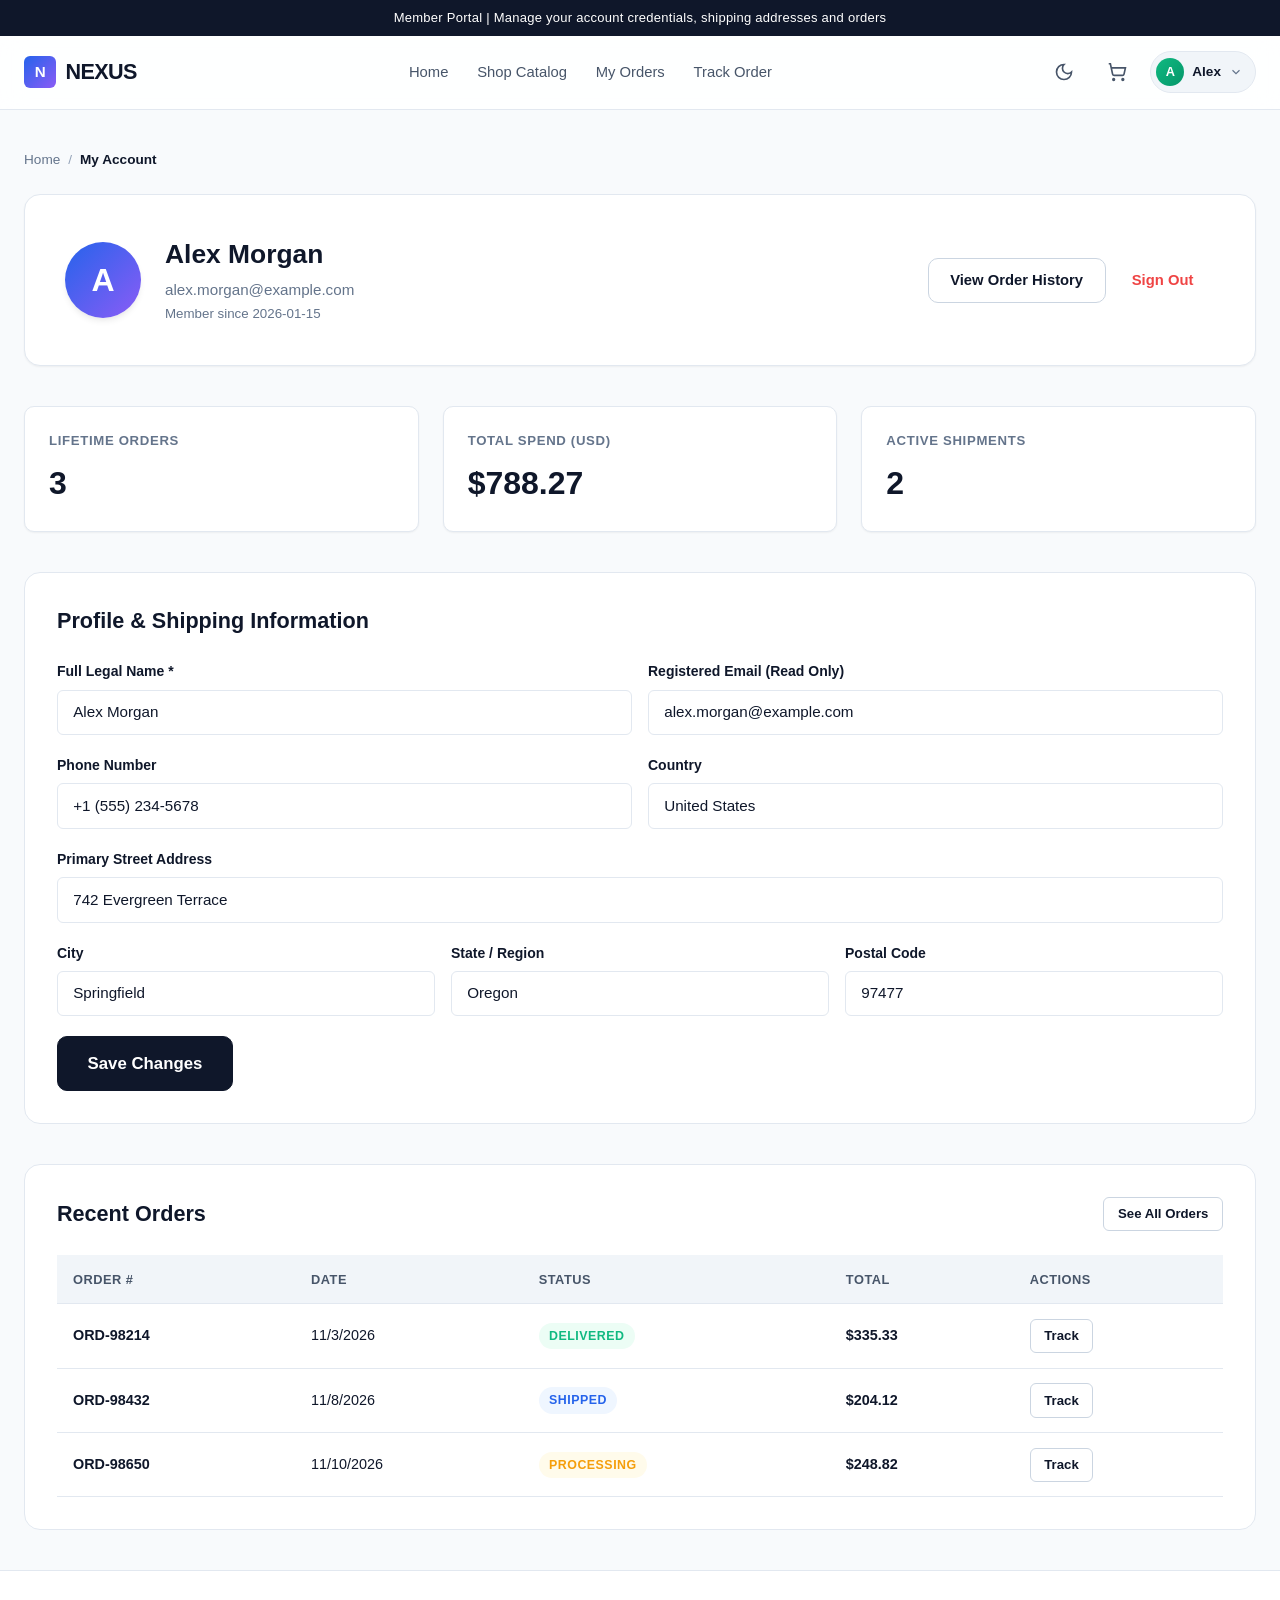
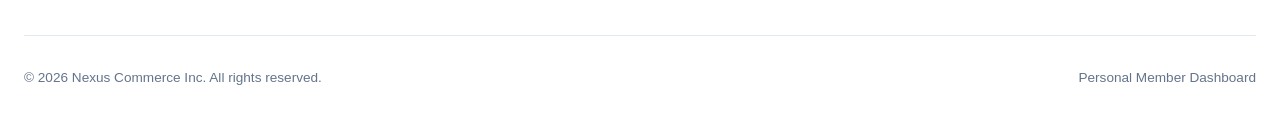
<file: account.html>
<!DOCTYPE html>
<html lang="en" data-theme="light">
<head>
  <meta charset="UTF-8">
  <meta name="viewport" content="width=device-width, initial-scale=1.0">
  <title>My Account | Nexus Luxe</title>
  <link rel="stylesheet" href="css/main.css">
  <link rel="stylesheet" href="css/account.css">
</head>
<body>

  <!-- Top Announcement Bar -->
  <div class="top-announcement-bar">
    Member Portal | Manage your account credentials, shipping addresses and orders
  </div>

  <!-- Header -->
  <header class="site-header">
    <div class="site-container header-inner">
      <a href="index.html" class="brand-logo">
        <span class="logo-badge">N</span>
        <span>NEXUS</span>
      </a>

      <!-- Desktop Navigation -->
      <nav>
        <ul class="nav-links">
          <li><a href="index.html" class="nav-link">Home</a></li>
          <li><a href="products.html" class="nav-link">Shop Catalog</a></li>
          <li><a href="orders.html" class="nav-link">My Orders</a></li>
          <li><a href="order-tracking.html" class="nav-link">Track Order</a></li>
        </ul>
      </nav>

      <!-- Action Buttons -->
      <div class="header-actions">
        <button class="action-btn theme-toggle-btn" title="Toggle theme" aria-label="Toggle theme">
          <svg class="theme-icon-moon" width="20" height="20" viewBox="0 0 24 24" fill="none" stroke="currentColor" stroke-width="2"><path d="M12 3a6 6 0 0 0 9 9 9 9 0 1 1-9-9Z"/></svg>
          <svg class="theme-icon-sun" width="20" height="20" viewBox="0 0 24 24" fill="none" stroke="currentColor" stroke-width="2" style="display:none;"><circle cx="12" cy="12" r="4"/><path d="M12 2v2M12 20v2M4.93 4.93l1.41 1.41M17.66 17.66l1.41 1.41M2 12h2M20 12h2M6.34 17.66l-1.41 1.41M19.07 4.93l-1.41 1.41"/></svg>
        </button>

        <a href="cart.html" class="action-btn cart-icon-btn" title="Shopping Cart" aria-label="Shopping Cart">
          <svg width="20" height="20" viewBox="0 0 24 24" fill="none" stroke="currentColor" stroke-width="2"><circle cx="8" cy="21" r="1"/><circle cx="19" cy="21" r="1"/><path d="M2.05 2.05h2l2.66 12.42a2 2 0 0 0 2 1.58h9.78a2 2 0 0 0 1.95-1.57l1.65-7.43H5.12"/></svg>
          <span class="cart-badge-count" style="display:none;">0</span>
        </a>

        <div class="header-user-slot"></div>
      </div>
    </div>
  </header>

  <!-- Main Content -->
  <main class="main-content">
    <div class="site-container">
      
      <!-- Breadcrumb -->
      <nav class="breadcrumb-nav">
        <a href="index.html">Home</a>
        <span class="breadcrumb-separator">/</span>
        <span class="breadcrumb-current">My Account</span>
      </nav>

      <!-- Account Hero Banner -->
      <div class="account-hero-banner">
        <div class="account-profile-summary">
          <div class="account-avatar-large" id="accountAvatarBadge">A</div>
          <div class="account-details-text">
            <h2 id="accountDisplayName">Client Name</h2>
            <p id="accountDisplayEmail">client@example.com</p>
            <small class="text-muted" id="accountMemberSince">Member since 2026</small>
          </div>
        </div>
        <div class="account-header-actions">
          <a href="orders.html" class="btn btn-outline">View Order History</a>
          <button class="btn btn-ghost text-danger" id="accSignOutBtn">Sign Out</button>
        </div>
      </div>

      <!-- Account Metrics Grid -->
      <div class="account-kpi-grid">
        <div class="kpi-card">
          <div class="kpi-label">Lifetime Orders</div>
          <div class="kpi-value" id="accTotalOrders">0</div>
        </div>
        <div class="kpi-card">
          <div class="kpi-label">Total Spend (USD)</div>
          <div class="kpi-value" id="accTotalSpent">$0.00</div>
        </div>
        <div class="kpi-card">
          <div class="kpi-label">Active Shipments</div>
          <div class="kpi-value" id="accActiveOrders">0</div>
        </div>
      </div>

      <!-- Profile & Address Settings Form -->
      <div class="card-section" style="background-color: var(--bg-secondary); border: 1px solid var(--border-color); border-radius: var(--radius-lg); padding: 2rem; margin-bottom: 2.5rem;">
        <h3 style="font-size: 1.35rem; font-weight: 800; margin-bottom: 1.5rem;">Profile & Shipping Information</h3>

        <form id="accountProfileForm">
          <div class="form-row">
            <div class="form-group">
              <label for="accFullName">Full Legal Name *</label>
              <input type="text" id="accFullName" class="form-control" required>
            </div>
            <div class="form-group">
              <label for="accEmail">Registered Email (Read Only)</label>
              <input type="email" id="accEmail" class="form-control" readonly disabled>
            </div>
          </div>

          <div class="form-row">
            <div class="form-group">
              <label for="accPhone">Phone Number</label>
              <input type="tel" id="accPhone" class="form-control">
            </div>
            <div class="form-group">
              <label for="accCountry">Country</label>
              <input type="text" id="accCountry" class="form-control" value="United States">
            </div>
          </div>

          <div class="form-group">
            <label for="accStreet">Primary Street Address</label>
            <input type="text" id="accStreet" class="form-control" placeholder="Street Address, Apt / Suite">
          </div>

          <div class="form-row">
            <div class="form-group">
              <label for="accCity">City</label>
              <input type="text" id="accCity" class="form-control">
            </div>
            <div class="form-group">
              <label for="accState">State / Region</label>
              <input type="text" id="accState" class="form-control">
            </div>
            <div class="form-group">
              <label for="accZip">Postal Code</label>
              <input type="text" id="accZip" class="form-control">
            </div>
          </div>

          <button type="submit" class="btn btn-primary btn-lg">
            Save Changes
          </button>
        </form>
      </div>

      <!-- Recent Orders Section -->
      <div class="card-section" style="background-color: var(--bg-secondary); border: 1px solid var(--border-color); border-radius: var(--radius-lg); padding: 2rem;">
        <div style="display: flex; align-items: center; justify-content: space-between; margin-bottom: 1.5rem;">
          <h3 style="font-size: 1.35rem; font-weight: 800;">Recent Orders</h3>
          <a href="orders.html" class="btn btn-outline btn-sm">See All Orders</a>
        </div>
        <div id="accRecentOrdersContainer">
          <!-- Rendered via JS -->
        </div>
      </div>

    </div>
  </main>

  <!-- Footer -->
  <footer class="site-footer">
    <div class="site-container">
      <div class="footer-bottom">
        <div>&copy; 2026 Nexus Commerce Inc. All rights reserved.</div>
        <div>Personal Member Dashboard</div>
      </div>
    </div>
  </footer>

  <!-- Scripts -->
  <script src="js/storage.js"></script>
  <script src="js/main.js"></script>
  <script src="js/auth.js"></script>
</body>
</html>
</file>
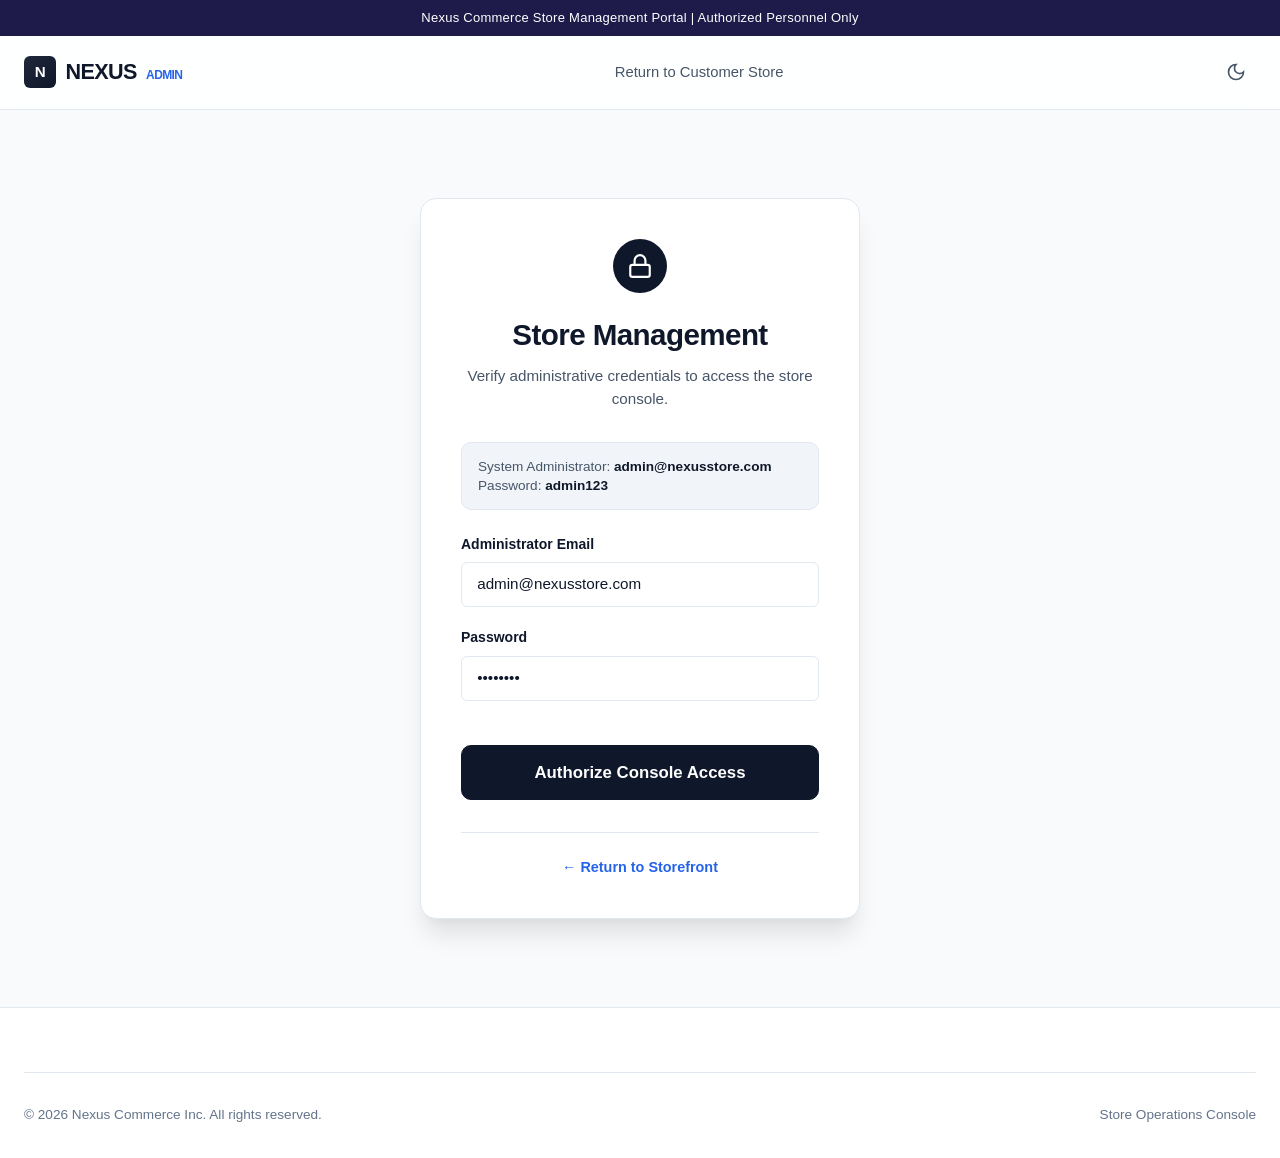
<file: admin-login.html>
<!DOCTYPE html>
<html lang="en" data-theme="light">
<head>
  <meta charset="UTF-8">
  <meta name="viewport" content="width=device-width, initial-scale=1.0">
  <title>Administrator Sign In | Nexus Luxe</title>
  <link rel="stylesheet" href="css/main.css">
  <link rel="stylesheet" href="css/auth.css">
</head>
<body>

  <!-- Top Announcement Bar -->
  <div class="top-announcement-bar" style="background-color: #1e1b4b;">
    Nexus Commerce Store Management Portal | Authorized Personnel Only
  </div>

  <!-- Header -->
  <header class="site-header">
    <div class="site-container header-inner">
      <a href="index.html" class="brand-logo">
        <span class="logo-badge" style="background: linear-gradient(135deg, #1e293b, #0f172a);">N</span>
        <span>NEXUS <small style="font-size: 0.75rem; color: var(--accent); font-weight: 700; margin-left: 0.25rem;">ADMIN</small></span>
      </a>

      <!-- Desktop Navigation -->
      <nav>
        <ul class="nav-links">
          <li><a href="index.html" class="nav-link">Return to Customer Store</a></li>
        </ul>
      </nav>

      <!-- Action Buttons -->
      <div class="header-actions">
        <button class="action-btn theme-toggle-btn" title="Toggle theme" aria-label="Toggle theme">
          <svg class="theme-icon-moon" width="20" height="20" viewBox="0 0 24 24" fill="none" stroke="currentColor" stroke-width="2"><path d="M12 3a6 6 0 0 0 9 9 9 9 0 1 1-9-9Z"/></svg>
          <svg class="theme-icon-sun" width="20" height="20" viewBox="0 0 24 24" fill="none" stroke="currentColor" stroke-width="2" style="display:none;"><circle cx="12" cy="12" r="4"/><path d="M12 2v2M12 20v2M4.93 4.93l1.41 1.41M17.66 17.66l1.41 1.41M2 12h2M20 12h2M6.34 17.66l-1.41 1.41M19.07 4.93l-1.41 1.41"/></svg>
        </button>
      </div>
    </div>
  </header>

  <!-- Main Content -->
  <main class="main-content">
    <div class="site-container">
      
      <div class="auth-wrapper" style="max-width: 440px;">
        <div class="auth-header">
          <div class="admin-lock-icon">
            <svg width="26" height="26" viewBox="0 0 24 24" fill="none" stroke="currentColor" stroke-width="2"><rect width="18" height="11" x="3" y="11" rx="2" ry="2"/><path d="M7 11V7a5 5 0 0 1 10 0v4"/></svg>
          </div>
          <h1 class="auth-title">Store Management</h1>
          <p class="auth-subtitle">Verify administrative credentials to access the store console.</p>
        </div>

        <div class="auth-card-hint">
          System Administrator: <strong>admin@nexusstore.com</strong><br>
          Password: <strong>admin123</strong>
        </div>

        <form id="adminLoginForm">
          <div class="form-group">
            <label for="adminEmail">Administrator Email</label>
            <input type="email" id="adminEmail" class="form-control" value="admin@nexusstore.com" required placeholder="admin@nexusstore.com">
          </div>

          <div class="form-group">
            <label for="adminPassword">Password</label>
            <input type="password" id="adminPassword" class="form-control" value="admin123" required placeholder="••••••••">
          </div>

          <button type="submit" class="btn btn-primary btn-block btn-lg" style="margin-top: 1.5rem;">
            Authorize Console Access
          </button>
        </form>

        <div class="auth-footer">
          <a href="index.html">&larr; Return to Storefront</a>
        </div>
      </div>

    </div>
  </main>

  <!-- Footer -->
  <footer class="site-footer">
    <div class="site-container">
      <div class="footer-bottom">
        <div>&copy; 2026 Nexus Commerce Inc. All rights reserved.</div>
        <div>Store Operations Console</div>
      </div>
    </div>
  </footer>

  <!-- Scripts -->
  <script src="js/storage.js"></script>
  <script src="js/main.js"></script>
  <script src="js/auth.js"></script>
</body>
</html>
</file>
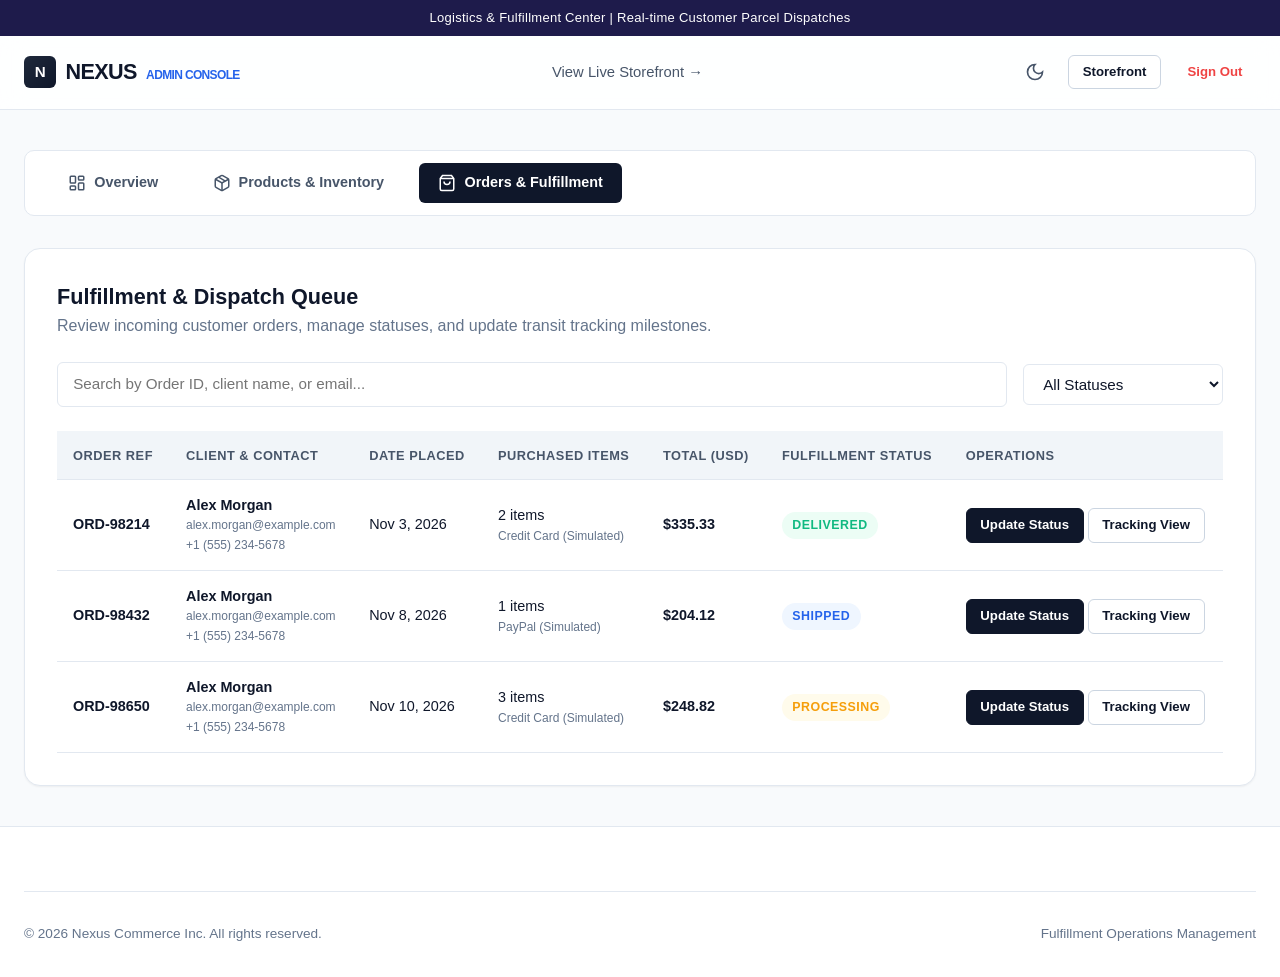
<file: admin-orders.html>
<!DOCTYPE html>
<html lang="en" data-theme="light">
<head>
  <meta charset="UTF-8">
  <meta name="viewport" content="width=device-width, initial-scale=1.0">
  <title>Order Fulfillment Management | Nexus Luxe Admin</title>
  <link rel="stylesheet" href="css/main.css">
  <link rel="stylesheet" href="css/admin.css">
</head>
<body>

  <!-- Top Announcement Bar -->
  <div class="top-announcement-bar" style="background-color: #1e1b4b;">
    Logistics & Fulfillment Center | Real-time Customer Parcel Dispatches
  </div>

  <!-- Header -->
  <header class="site-header">
    <div class="site-container header-inner">
      <a href="admin-dashboard.html" class="brand-logo">
        <span class="logo-badge" style="background: linear-gradient(135deg, #1e293b, #0f172a);">N</span>
        <span>NEXUS <small style="font-size: 0.75rem; color: var(--accent); font-weight: 700; margin-left: 0.25rem;">ADMIN CONSOLE</small></span>
      </a>

      <nav>
        <ul class="nav-links">
          <li><a href="index.html" class="nav-link" target="_blank">View Live Storefront &rarr;</a></li>
        </ul>
      </nav>

      <div class="header-actions">
        <button class="action-btn theme-toggle-btn" title="Toggle theme" aria-label="Toggle theme">
          <svg class="theme-icon-moon" width="20" height="20" viewBox="0 0 24 24" fill="none" stroke="currentColor" stroke-width="2"><path d="M12 3a6 6 0 0 0 9 9 9 9 0 1 1-9-9Z"/></svg>
          <svg class="theme-icon-sun" width="20" height="20" viewBox="0 0 24 24" fill="none" stroke="currentColor" stroke-width="2" style="display:none;"><circle cx="12" cy="12" r="4"/><path d="M12 2v2M12 20v2M4.93 4.93l1.41 1.41M17.66 17.66l1.41 1.41M2 12h2M20 12h2M6.34 17.66l-1.41 1.41M19.07 4.93l-1.41 1.41"/></svg>
        </button>

        <a href="index.html" class="btn btn-outline btn-sm">Storefront</a>
        <button class="btn btn-ghost btn-sm text-danger" onclick="Storage.logoutAdmin(); window.location.href='admin-login.html';">Sign Out</button>
      </div>
    </div>
  </header>

  <!-- Main Content -->
  <main class="main-content">
    <div class="site-container admin-layout-wrapper">
      
      <!-- Top Navigation Tabs -->
      <div class="admin-top-nav">
        <div class="admin-nav-tabs">
          <a href="admin-dashboard.html" class="admin-nav-tab">
            <svg width="18" height="18" viewBox="0 0 24 24" fill="none" stroke="currentColor" stroke-width="2"><rect width="7" height="9" x="3" y="3" rx="1"/><rect width="7" height="5" x="14" y="3" rx="1"/><rect width="7" height="9" x="14" y="12" rx="1"/><rect width="7" height="5" x="3" y="16" rx="1"/></svg>
            Overview
          </a>
          <a href="admin-products.html" class="admin-nav-tab">
            <svg width="18" height="18" viewBox="0 0 24 24" fill="none" stroke="currentColor" stroke-width="2"><path d="m7.5 4.27 9 5.15"/><path d="M21 8a2 2 0 0 0-1-1.73l-7-4a2 2 0 0 0-2 0l-7 4A2 2 0 0 0 3 8v8a2 2 0 0 0 1 1.73l7 4a2 2 0 0 0 2 0l7-4A2 2 0 0 0 21 16Z"/><path d="m3.3 7 8.7 5 8.7-5"/><path d="M12 22V12"/></svg>
            Products & Inventory
          </a>
          <a href="admin-orders.html" class="admin-nav-tab active">
            <svg width="18" height="18" viewBox="0 0 24 24" fill="none" stroke="currentColor" stroke-width="2"><path d="M6 2 3 6v14a2 2 0 0 0 2 2h14a2 2 0 0 0 2-2V6l-3-4Z"/><path d="M3 6h18"/><path d="M16 10a4 4 0 0 1-8 0"/></svg>
            Orders & Fulfillment
          </a>
        </div>
      </div>

      <!-- Main Orders Card -->
      <div class="admin-card-section">
        <div class="admin-section-header">
          <div>
            <h3>Fulfillment & Dispatch Queue</h3>
            <p class="text-muted">Review incoming customer orders, manage statuses, and update transit tracking milestones.</p>
          </div>
        </div>

        <!-- Filter & Search Toolbar -->
        <div class="admin-toolbar-row">
          <div class="admin-search-box">
            <input type="text" id="adminOrderSearch" class="form-control" placeholder="Search by Order ID, client name, or email...">
          </div>
          <div style="width: 200px;">
            <select id="adminOrderStatusFilter" class="form-control">
              <option value="all">All Statuses</option>
              <option value="Processing">Processing</option>
              <option value="Shipped">Shipped / In Transit</option>
              <option value="Delivered">Delivered</option>
              <option value="Cancelled">Cancelled</option>
            </select>
          </div>
        </div>

        <!-- Orders Table -->
        <div style="overflow-x: auto;">
          <table class="data-table">
            <thead>
              <tr>
                <th>Order Ref</th>
                <th>Client & Contact</th>
                <th>Date Placed</th>
                <th>Purchased Items</th>
                <th>Total (USD)</th>
                <th>Fulfillment Status</th>
                <th>Operations</th>
              </tr>
            </thead>
            <tbody id="adminOrdersTableBody">
              <!-- Rendered via JS -->
            </tbody>
          </table>
        </div>
      </div>

    </div>
  </main>

  <!-- Update Status Modal Dialog -->
  <div class="modal-overlay" id="orderStatusModal">
    <div class="modal-dialog">
      <div class="modal-header">
        <h3 style="font-size: 1.35rem; font-weight: 800;">Update Fulfillment Status</h3>
        <button class="modal-close" id="closeOrderModalBtn">&times;</button>
      </div>

      <form id="updateOrderStatusForm">
        <p id="orderModalRef" style="font-weight: 700; color: var(--accent); margin-bottom: 1.5rem;">Order Reference</p>

        <div class="form-group">
          <label for="orderNewStatusSelect">Set New Fulfillment Status *</label>
          <select id="orderNewStatusSelect" class="form-control" required>
            <option value="Processing">Processing (Packaging in warehouse)</option>
            <option value="Shipped">Shipped (Handed to regional carrier)</option>
            <option value="Delivered">Delivered (Successfully delivered to doorstep)</option>
            <option value="Cancelled">Cancelled (Order terminated)</option>
          </select>
        </div>

        <div class="form-group">
          <label for="orderStatusNote">Milestone Activity Note (Optional)</label>
          <textarea id="orderStatusNote" class="form-control" rows="3" placeholder="e.g. Scanned at regional sorting facility in Chicago, IL."></textarea>
          <small class="text-muted">This note will appear immediately in the customer's live tracking timeline.</small>
        </div>

        <div style="display: flex; justify-content: flex-end; gap: 1rem; margin-top: 1.5rem;">
          <button type="button" class="btn btn-outline" onclick="document.getElementById('orderStatusModal').classList.remove('open')">Cancel</button>
          <button type="submit" class="btn btn-primary">Save & Broadcast Status</button>
        </div>
      </form>
    </div>
  </div>

  <!-- Footer -->
  <footer class="site-footer">
    <div class="site-container">
      <div class="footer-bottom">
        <div>&copy; 2026 Nexus Commerce Inc. All rights reserved.</div>
        <div>Fulfillment Operations Management</div>
      </div>
    </div>
  </footer>

  <!-- Scripts -->
  <script src="js/storage.js"></script>
  <script src="js/main.js"></script>
  <script src="js/admin.js"></script>
</body>
</html>
</file>
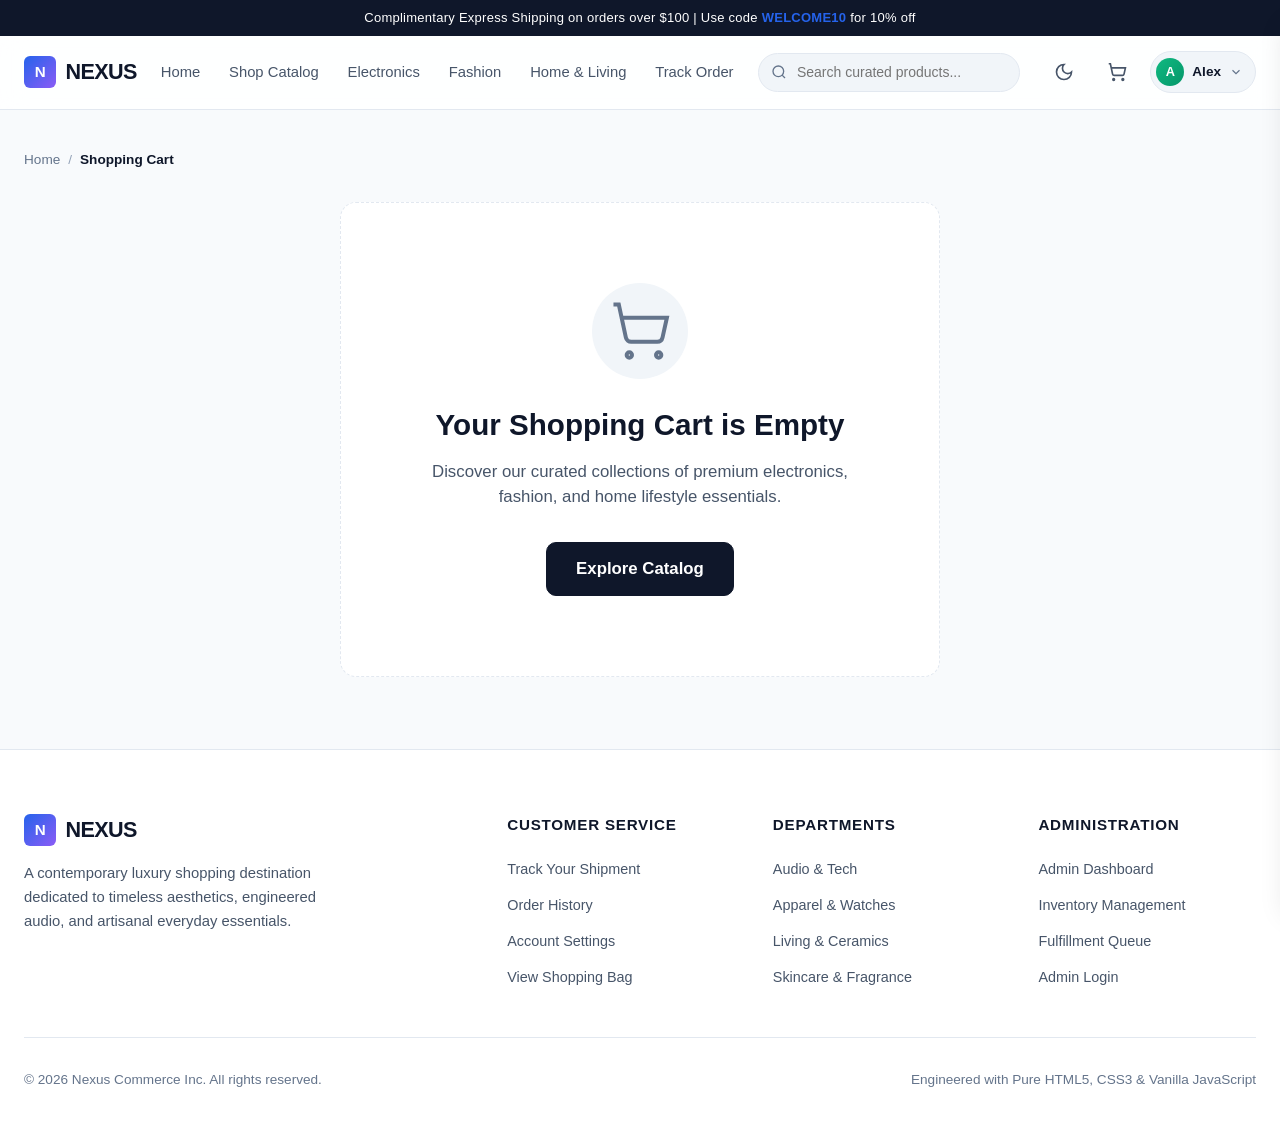
<file: cart.html>
<!DOCTYPE html>
<html lang="en" data-theme="light">
<head>
  <meta charset="UTF-8">
  <meta name="viewport" content="width=device-width, initial-scale=1.0">
  <title>Your Shopping Bag | Nexus Luxe</title>
  <link rel="stylesheet" href="css/main.css">
  <link rel="stylesheet" href="css/cart.css">
</head>
<body>

  <!-- Top Announcement Bar -->
  <div class="top-announcement-bar">
    Complimentary Express Shipping on orders over $100 | Use code <strong>WELCOME10</strong> for 10% off
  </div>

  <!-- Header -->
  <header class="site-header">
    <div class="site-container header-inner">
      <a href="index.html" class="brand-logo">
        <span class="logo-badge">N</span>
        <span>NEXUS</span>
      </a>

      <!-- Desktop Navigation -->
      <nav>
        <ul class="nav-links">
          <li><a href="index.html" class="nav-link">Home</a></li>
          <li><a href="products.html" class="nav-link">Shop Catalog</a></li>
          <li><a href="products.html?category=Electronics" class="nav-link">Electronics</a></li>
          <li><a href="products.html?category=Fashion" class="nav-link">Fashion</a></li>
          <li><a href="products.html?category=Home%20%26%20Living" class="nav-link">Home & Living</a></li>
          <li><a href="order-tracking.html" class="nav-link">Track Order</a></li>
        </ul>
      </nav>

      <!-- Search Form -->
      <form class="header-search-form" action="products.html" method="GET">
        <div class="search-input-wrapper">
          <svg class="search-icon" width="16" height="16" viewBox="0 0 24 24" fill="none" stroke="currentColor" stroke-width="2"><circle cx="11" cy="11" r="8"/><path d="m21 21-4.3-4.3"/></svg>
          <input type="search" name="q" class="search-input" placeholder="Search curated products..." autocomplete="off">
        </div>
      </form>

      <!-- Action Buttons -->
      <div class="header-actions">
        <button class="action-btn theme-toggle-btn" title="Toggle theme" aria-label="Toggle theme">
          <svg class="theme-icon-moon" width="20" height="20" viewBox="0 0 24 24" fill="none" stroke="currentColor" stroke-width="2"><path d="M12 3a6 6 0 0 0 9 9 9 9 0 1 1-9-9Z"/></svg>
          <svg class="theme-icon-sun" width="20" height="20" viewBox="0 0 24 24" fill="none" stroke="currentColor" stroke-width="2" style="display:none;"><circle cx="12" cy="12" r="4"/><path d="M12 2v2M12 20v2M4.93 4.93l1.41 1.41M17.66 17.66l1.41 1.41M2 12h2M20 12h2M6.34 17.66l-1.41 1.41M19.07 4.93l-1.41 1.41"/></svg>
        </button>

        <a href="cart.html" class="action-btn cart-icon-btn active" title="Shopping Cart" aria-label="Shopping Cart">
          <svg width="20" height="20" viewBox="0 0 24 24" fill="none" stroke="currentColor" stroke-width="2"><circle cx="8" cy="21" r="1"/><circle cx="19" cy="21" r="1"/><path d="M2.05 2.05h2l2.66 12.42a2 2 0 0 0 2 1.58h9.78a2 2 0 0 0 1.95-1.57l1.65-7.43H5.12"/></svg>
          <span class="cart-badge-count" style="display:none;">0</span>
        </a>

        <div class="header-user-slot"></div>

        <button class="action-btn hamburger-btn" aria-label="Open menu">
          <svg width="22" height="22" viewBox="0 0 24 24" fill="none" stroke="currentColor" stroke-width="2"><line x1="4" x2="20" y1="12" y2="12"/><line x1="4" x2="20" y1="6" y2="6"/><line x1="4" x2="20" y1="18" y2="18"/></svg>
        </button>
      </div>
    </div>
  </header>

  <!-- Mobile Drawer -->
  <div class="mobile-nav-backdrop"></div>
  <aside class="mobile-nav-drawer">
    <div class="drawer-header">
      <div class="brand-logo">
        <span class="logo-badge">N</span>
        <span>NEXUS</span>
      </div>
      <button class="drawer-close-btn" aria-label="Close menu">&times;</button>
    </div>
    <ul class="mobile-links-list">
      <li><a href="index.html" class="mobile-link">Home</a></li>
      <li><a href="products.html" class="mobile-link">Shop All Products</a></li>
      <li><a href="products.html?category=Electronics" class="mobile-link">Electronics</a></li>
      <li><a href="products.html?category=Fashion" class="mobile-link">Fashion & Apparel</a></li>
      <li><a href="products.html?category=Home%20%26%20Living" class="mobile-link">Home & Living</a></li>
      <li><a href="products.html?category=Beauty%20%26%20Wellness" class="mobile-link">Beauty & Wellness</a></li>
      <li><a href="products.html?category=Sports%20%26%20Fitness" class="mobile-link">Sports & Fitness</a></li>
      <li><a href="cart.html" class="mobile-link active">Shopping Cart</a></li>
      <li><a href="account.html" class="mobile-link">My Account</a></li>
      <li><a href="orders.html" class="mobile-link">My Orders</a></li>
      <li><a href="order-tracking.html" class="mobile-link">Track Order</a></li>
      <li><a href="admin-dashboard.html" class="mobile-link">Admin Portal</a></li>
    </ul>
  </aside>

  <!-- Main Content -->
  <main class="main-content">
    <div class="site-container">
      
      <!-- Breadcrumb -->
      <nav class="breadcrumb-nav">
        <a href="index.html">Home</a>
        <span class="breadcrumb-separator">/</span>
        <span class="breadcrumb-current">Shopping Cart</span>
      </nav>

      <div id="cartPageContainer">
        <!-- Rendered dynamically by js/cart.js -->
      </div>

    </div>
  </main>

  <!-- Footer -->
  <footer class="site-footer">
    <div class="site-container">
      <div class="footer-grid">
        <div class="footer-brand">
          <div class="brand-logo">
            <span class="logo-badge">N</span>
            <span>NEXUS</span>
          </div>
          <p>A contemporary luxury shopping destination dedicated to timeless aesthetics, engineered audio, and artisanal everyday essentials.</p>
        </div>

        <div class="footer-column">
          <h4>Customer Service</h4>
          <ul>
            <li><a href="order-tracking.html">Track Your Shipment</a></li>
            <li><a href="orders.html">Order History</a></li>
            <li><a href="account.html">Account Settings</a></li>
            <li><a href="cart.html">View Shopping Bag</a></li>
          </ul>
        </div>

        <div class="footer-column">
          <h4>Departments</h4>
          <ul>
            <li><a href="products.html?category=Electronics">Audio & Tech</a></li>
            <li><a href="products.html?category=Fashion">Apparel & Watches</a></li>
            <li><a href="products.html?category=Home%20%26%20Living">Living & Ceramics</a></li>
            <li><a href="products.html?category=Beauty%20%26%20Wellness">Skincare & Fragrance</a></li>
          </ul>
        </div>

        <div class="footer-column">
          <h4>Administration</h4>
          <ul>
            <li><a href="admin-dashboard.html">Admin Dashboard</a></li>
            <li><a href="admin-products.html">Inventory Management</a></li>
            <li><a href="admin-orders.html">Fulfillment Queue</a></li>
            <li><a href="admin-login.html">Admin Login</a></li>
          </ul>
        </div>
      </div>

      <div class="footer-bottom">
        <div>&copy; 2026 Nexus Commerce Inc. All rights reserved.</div>
        <div>Engineered with Pure HTML5, CSS3 & Vanilla JavaScript</div>
      </div>
    </div>
  </footer>

  <!-- Scripts -->
  <script src="js/storage.js"></script>
  <script src="js/main.js"></script>
  <script src="js/cart.js"></script>
</body>
</html>
</file>
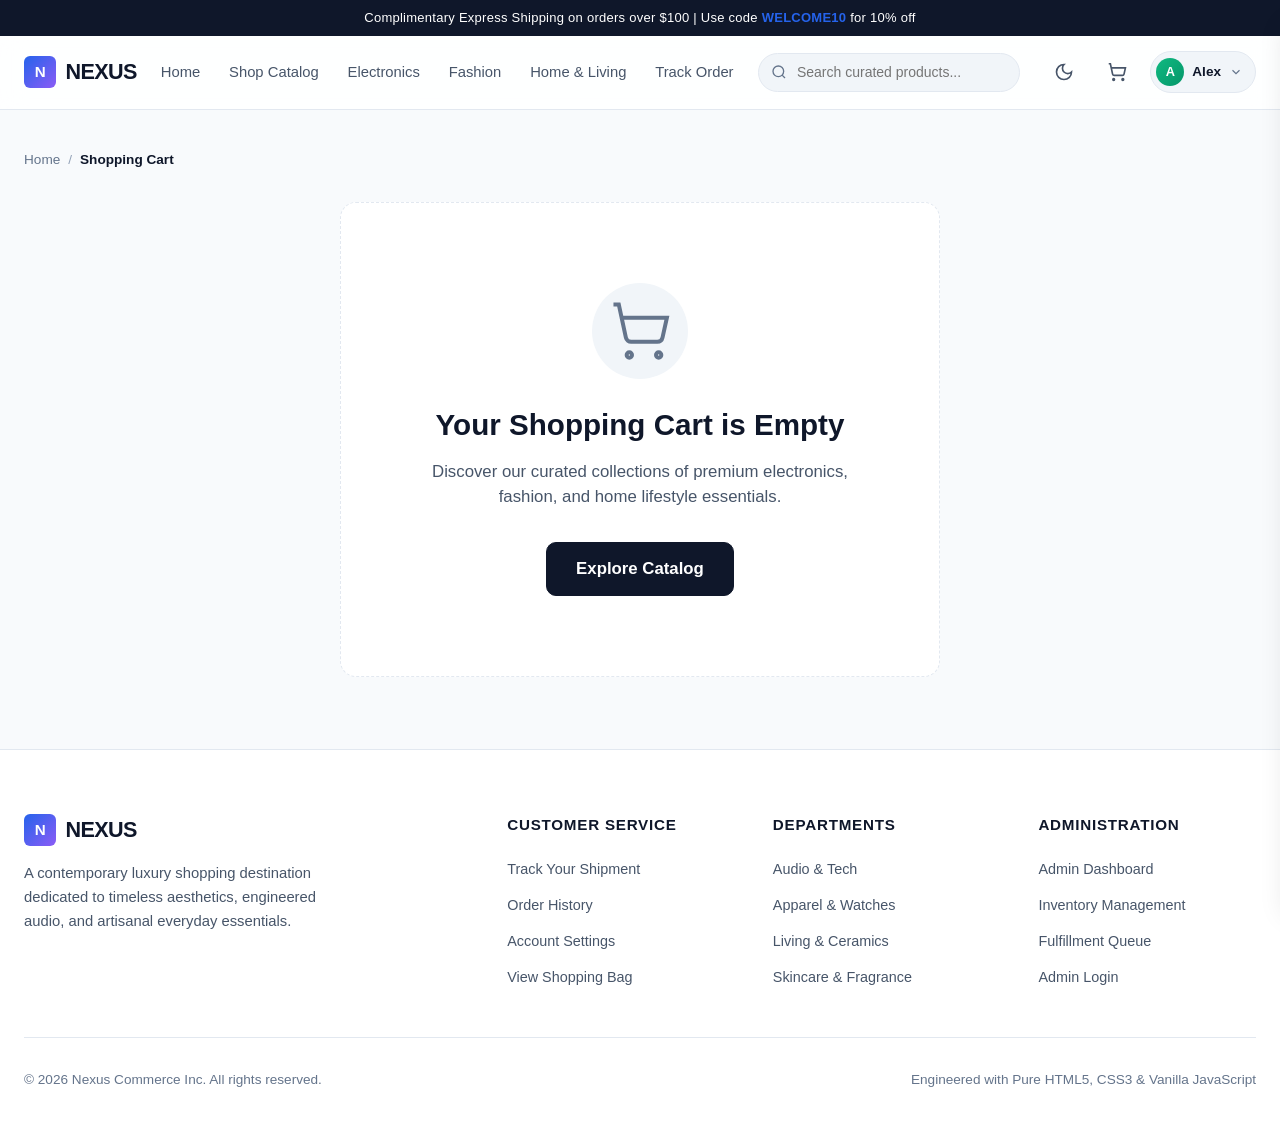
<file: checkout.html>
<!DOCTYPE html>
<html lang="en" data-theme="light">
<head>
  <meta charset="UTF-8">
  <meta name="viewport" content="width=device-width, initial-scale=1.0">
  <title>Secure Checkout | Nexus Luxe</title>
  <link rel="stylesheet" href="css/main.css">
  <link rel="stylesheet" href="css/checkout.css">
</head>
<body>

  <!-- Top Announcement Bar -->
  <div class="top-announcement-bar">
    PCI-DSS 256-Bit Encrypted Simulated Checkout | Guaranteed Secure Transaction
  </div>

  <!-- Header -->
  <header class="site-header">
    <div class="site-container header-inner">
      <a href="index.html" class="brand-logo">
        <span class="logo-badge">N</span>
        <span>NEXUS</span>
      </a>

      <!-- Desktop Navigation -->
      <nav>
        <ul class="nav-links">
          <li><a href="index.html" class="nav-link">Home</a></li>
          <li><a href="products.html" class="nav-link">Shop Catalog</a></li>
          <li><a href="cart.html" class="nav-link">Shopping Bag</a></li>
          <li><a href="order-tracking.html" class="nav-link">Track Order</a></li>
        </ul>
      </nav>

      <!-- Action Buttons -->
      <div class="header-actions">
        <button class="action-btn theme-toggle-btn" title="Toggle theme" aria-label="Toggle theme">
          <svg class="theme-icon-moon" width="20" height="20" viewBox="0 0 24 24" fill="none" stroke="currentColor" stroke-width="2"><path d="M12 3a6 6 0 0 0 9 9 9 9 0 1 1-9-9Z"/></svg>
          <svg class="theme-icon-sun" width="20" height="20" viewBox="0 0 24 24" fill="none" stroke="currentColor" stroke-width="2" style="display:none;"><circle cx="12" cy="12" r="4"/><path d="M12 2v2M12 20v2M4.93 4.93l1.41 1.41M17.66 17.66l1.41 1.41M2 12h2M20 12h2M6.34 17.66l-1.41 1.41M19.07 4.93l-1.41 1.41"/></svg>
        </button>

        <a href="cart.html" class="action-btn cart-icon-btn" title="Shopping Cart" aria-label="Shopping Cart">
          <svg width="20" height="20" viewBox="0 0 24 24" fill="none" stroke="currentColor" stroke-width="2"><circle cx="8" cy="21" r="1"/><circle cx="19" cy="21" r="1"/><path d="M2.05 2.05h2l2.66 12.42a2 2 0 0 0 2 1.58h9.78a2 2 0 0 0 1.95-1.57l1.65-7.43H5.12"/></svg>
          <span class="cart-badge-count" style="display:none;">0</span>
        </a>

        <div class="header-user-slot"></div>
      </div>
    </div>
  </header>

  <!-- Main Content -->
  <main class="main-content">
    <div class="site-container">
      
      <!-- Breadcrumb -->
      <nav class="breadcrumb-nav">
        <a href="index.html">Home</a>
        <span class="breadcrumb-separator">/</span>
        <a href="cart.html">Shopping Bag</a>
        <span class="breadcrumb-separator">/</span>
        <span class="breadcrumb-current">Checkout</span>
      </nav>

      <form id="checkoutForm" class="checkout-page-grid">
        <!-- Form Details Column -->
        <div class="checkout-main-form">

          <!-- Step 1: Shipping Address -->
          <div class="checkout-step-section">
            <div class="step-header">
              <span class="step-number">1</span>
              <h2 class="step-title">Shipping & Contact Details</h2>
            </div>

            <div class="form-row">
              <div class="form-group">
                <label for="shipFullName">Full Name *</label>
                <input type="text" id="shipFullName" class="form-control" placeholder="e.g. Alex Morgan" required>
              </div>
              <div class="form-group">
                <label for="shipEmail">Email Address *</label>
                <input type="email" id="shipEmail" class="form-control" placeholder="alex.morgan@example.com" required>
              </div>
            </div>

            <div class="form-row">
              <div class="form-group">
                <label for="shipPhone">Phone Number *</label>
                <input type="tel" id="shipPhone" class="form-control" placeholder="+1 (555) 234-5678" required>
              </div>
              <div class="form-group">
                <label for="shipCountry">Country *</label>
                <select id="shipCountry" class="form-control" required>
                  <option value="United States">United States</option>
                  <option value="Canada">Canada</option>
                  <option value="United Kingdom">United Kingdom</option>
                  <option value="Germany">Germany</option>
                  <option value="Australia">Australia</option>
                  <option value="Japan">Japan</option>
                </select>
              </div>
            </div>

            <div class="form-group">
              <label for="shipStreet">Street Address *</label>
              <input type="text" id="shipStreet" class="form-control" placeholder="742 Evergreen Terrace, Apt / Suite 4B" required>
            </div>

            <div class="form-row">
              <div class="form-group">
                <label for="shipCity">City *</label>
                <input type="text" id="shipCity" class="form-control" placeholder="Springfield" required>
              </div>
              <div class="form-group">
                <label for="shipState">State / Province *</label>
                <input type="text" id="shipState" class="form-control" placeholder="Oregon" required>
              </div>
              <div class="form-group">
                <label for="shipZip">Postal / ZIP Code *</label>
                <input type="text" id="shipZip" class="form-control" placeholder="97477" required>
              </div>
            </div>
          </div>

          <!-- Step 2: Payment Method -->
          <div class="checkout-step-section">
            <div class="step-header">
              <span class="step-number">2</span>
              <h2 class="step-title">Payment Authorization</h2>
            </div>

            <div class="payment-methods-grid">
              <label class="payment-method-card">
                <input type="radio" name="paymentMethod" value="card" checked>
                <svg class="method-icon" viewBox="0 0 24 24" fill="none" stroke="currentColor" stroke-width="2"><rect width="20" height="14" x="2" y="5" rx="2"/><line x1="2" x2="22" y1="10" y2="10"/></svg>
                <span class="method-name">Credit Card</span>
              </label>

              <label class="payment-method-card">
                <input type="radio" name="paymentMethod" value="paypal">
                <svg class="method-icon" viewBox="0 0 24 24" fill="none" stroke="currentColor" stroke-width="2"><path d="M10 13l2-6h5a4 4 0 0 1 0 8h-4l-1 5H8l2-7z"/><path d="M6 17l1.5-4.5H12"/></svg>
                <span class="method-name">PayPal Express</span>
              </label>

              <label class="payment-method-card">
                <input type="radio" name="paymentMethod" value="cod">
                <svg class="method-icon" viewBox="0 0 24 24" fill="none" stroke="currentColor" stroke-width="2"><rect width="20" height="12" x="2" y="6" rx="2"/><circle cx="12" cy="12" r="2"/><path d="M6 12h.01M18 12h.01"/></svg>
                <span class="method-name">Cash on Delivery</span>
              </label>
            </div>

            <!-- Card Fields -->
            <div id="creditCardFields" class="payment-details-box">
              <div class="form-group">
                <label for="cardName">Cardholder Name *</label>
                <input type="text" id="cardName" class="form-control" placeholder="Alex Morgan" value="Alex Morgan">
              </div>
              <div class="form-group">
                <label for="cardNumber">Card Number *</label>
                <input type="text" id="cardNumber" class="form-control" placeholder="4242 4242 4242 4242" maxlength="19" value="4242 4242 4242 4242">
              </div>
              <div class="form-row">
                <div class="form-group">
                  <label for="cardExpiry">Expiration (MM/YY) *</label>
                  <input type="text" id="cardExpiry" class="form-control" placeholder="12/28" maxlength="5" value="12/28">
                </div>
                <div class="form-group">
                  <label for="cardCvv">Security Code (CVV) *</label>
                  <input type="password" id="cardCvv" class="form-control" placeholder="888" maxlength="4" value="888">
                </div>
              </div>
            </div>

            <!-- PayPal Notice -->
            <div id="paypalNotice" class="payment-notice" style="display:none;">
              You will be seamlessly connected to PayPal for instantaneous, authorized approval upon submitting this order.
            </div>

            <!-- COD Notice -->
            <div id="codNotice" class="payment-notice" style="display:none;">
              Pay via cash or contactless POS upon parcel arrival. An authorized signature is required upon handover.
            </div>
          </div>

        </div>

        <!-- Order Summary Column -->
        <div class="checkout-summary-column">
          <div class="checkout-summary-card">
            <h3 class="summary-title">Review Order</h3>

            <!-- Item Rows Preview -->
            <div id="checkoutOrderItems" class="checkout-items-preview">
              <!-- Rendered via JS -->
            </div>

            <div class="summary-rows">
              <div class="summary-line">
                <span>Subtotal</span>
                <span id="checkoutSubtotal">$0.00</span>
              </div>

              <div class="summary-line discount-line" id="checkoutDiscountRow" style="display:none;">
                <span>Applied Voucher</span>
                <span id="checkoutDiscountVal">-$0.00</span>
              </div>

              <div class="summary-line">
                <span>Shipping</span>
                <span id="checkoutShipping">Complimentary</span>
              </div>

              <div class="summary-line">
                <span>Estimated Tax (8%)</span>
                <span id="checkoutTax">$0.00</span>
              </div>

              <hr class="summary-divider">

              <div class="summary-line total-line">
                <strong>Grand Total</strong>
                <strong class="total-amount" id="checkoutTotal">$0.00</strong>
              </div>
            </div>

            <button type="submit" class="btn btn-primary btn-block btn-lg" id="placeOrderBtn">
              Authorize & Place Order
              <svg width="18" height="18" viewBox="0 0 24 24" fill="none" stroke="currentColor" stroke-width="2"><path d="M5 12h14"/><path d="m12 5 7 7-7 7"/></svg>
            </button>

            <div class="trust-icons-row mt-4">
              <div class="trust-item">
                <svg width="16" height="16" viewBox="0 0 24 24" fill="none" stroke="currentColor" stroke-width="2"><rect width="18" height="11" x="3" y="11" rx="2" ry="2"/><path d="M7 11V7a5 5 0 0 1 10 0v4"/></svg>
                <span>Encrypted 256-Bit SSL Checkout</span>
              </div>
              <div class="trust-item">
                <svg width="16" height="16" viewBox="0 0 24 24" fill="none" stroke="currentColor" stroke-width="2"><polyline points="20 6 9 17 4 12"/></svg>
                <span>30-Day Money-Back Guarantee</span>
              </div>
            </div>
          </div>
        </div>
      </form>

    </div>
  </main>

  <!-- Footer -->
  <footer class="site-footer">
    <div class="site-container">
      <div class="footer-bottom">
        <div>&copy; 2026 Nexus Commerce Inc. All rights reserved.</div>
        <div>PCI-DSS Level 1 Compliant Checkout Architecture</div>
      </div>
    </div>
  </footer>

  <!-- Scripts -->
  <script src="js/storage.js"></script>
  <script src="js/main.js"></script>
  <script src="js/checkout.js"></script>
</body>
</html>
</file>
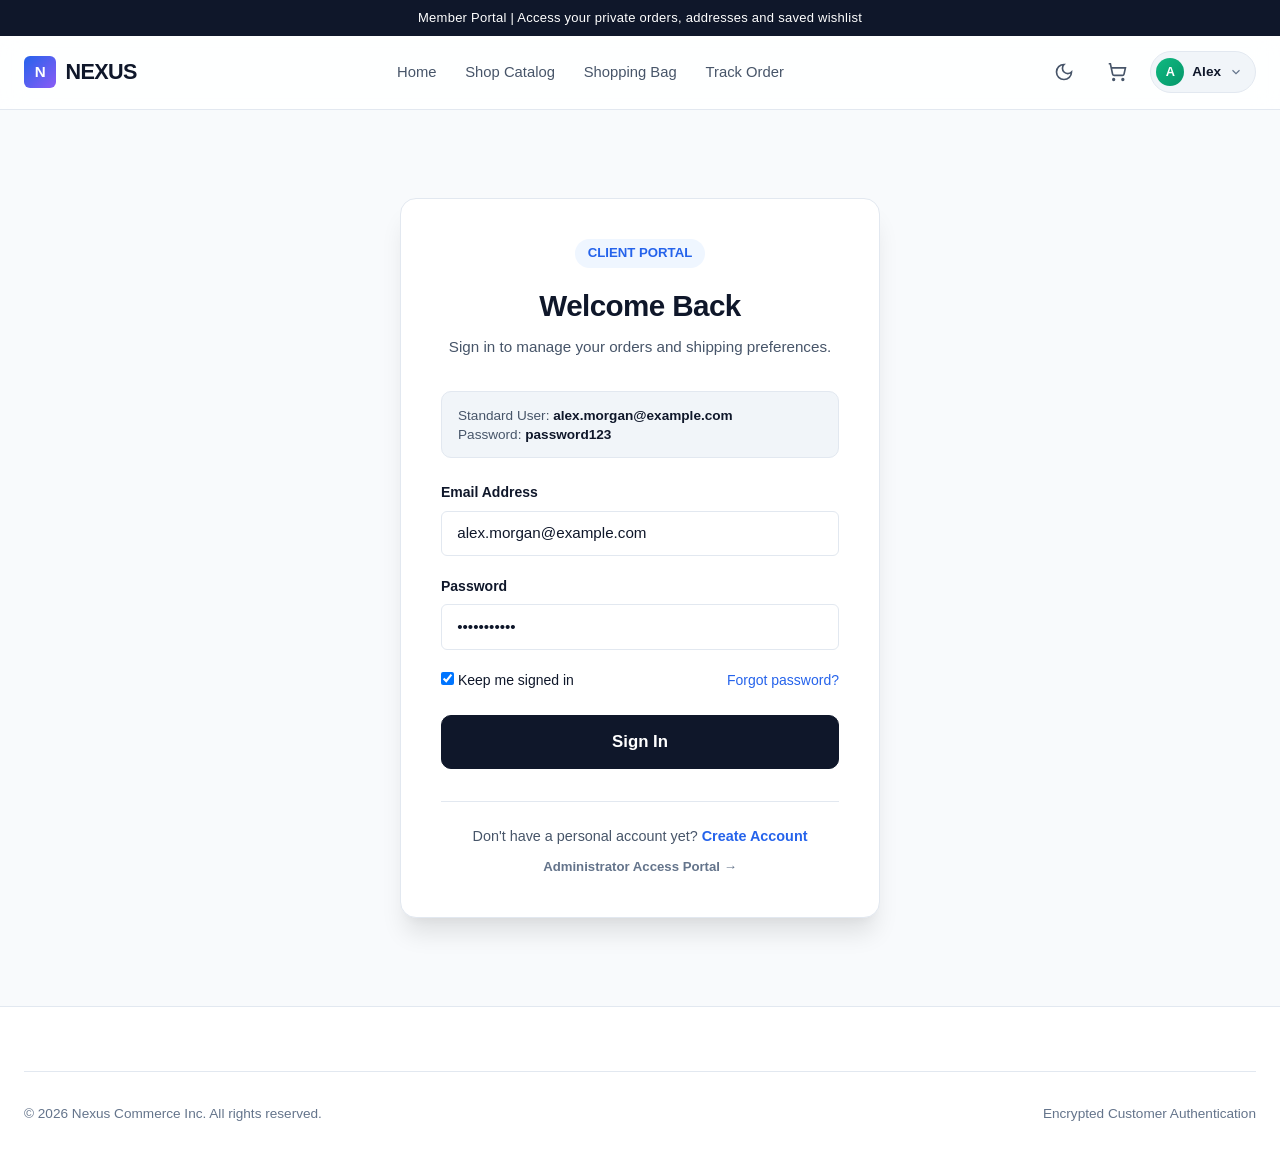
<file: login.html>
<!DOCTYPE html>
<html lang="en" data-theme="light">
<head>
  <meta charset="UTF-8">
  <meta name="viewport" content="width=device-width, initial-scale=1.0">
  <title>Sign In | Nexus Luxe</title>
  <link rel="stylesheet" href="css/main.css">
  <link rel="stylesheet" href="css/auth.css">
</head>
<body>

  <!-- Top Announcement Bar -->
  <div class="top-announcement-bar">
    Member Portal | Access your private orders, addresses and saved wishlist
  </div>

  <!-- Header -->
  <header class="site-header">
    <div class="site-container header-inner">
      <a href="index.html" class="brand-logo">
        <span class="logo-badge">N</span>
        <span>NEXUS</span>
      </a>

      <!-- Desktop Navigation -->
      <nav>
        <ul class="nav-links">
          <li><a href="index.html" class="nav-link">Home</a></li>
          <li><a href="products.html" class="nav-link">Shop Catalog</a></li>
          <li><a href="cart.html" class="nav-link">Shopping Bag</a></li>
          <li><a href="order-tracking.html" class="nav-link">Track Order</a></li>
        </ul>
      </nav>

      <!-- Action Buttons -->
      <div class="header-actions">
        <button class="action-btn theme-toggle-btn" title="Toggle theme" aria-label="Toggle theme">
          <svg class="theme-icon-moon" width="20" height="20" viewBox="0 0 24 24" fill="none" stroke="currentColor" stroke-width="2"><path d="M12 3a6 6 0 0 0 9 9 9 9 0 1 1-9-9Z"/></svg>
          <svg class="theme-icon-sun" width="20" height="20" viewBox="0 0 24 24" fill="none" stroke="currentColor" stroke-width="2" style="display:none;"><circle cx="12" cy="12" r="4"/><path d="M12 2v2M12 20v2M4.93 4.93l1.41 1.41M17.66 17.66l1.41 1.41M2 12h2M20 12h2M6.34 17.66l-1.41 1.41M19.07 4.93l-1.41 1.41"/></svg>
        </button>

        <a href="cart.html" class="action-btn cart-icon-btn" title="Shopping Cart" aria-label="Shopping Cart">
          <svg width="20" height="20" viewBox="0 0 24 24" fill="none" stroke="currentColor" stroke-width="2"><circle cx="8" cy="21" r="1"/><circle cx="19" cy="21" r="1"/><path d="M2.05 2.05h2l2.66 12.42a2 2 0 0 0 2 1.58h9.78a2 2 0 0 0 1.95-1.57l1.65-7.43H5.12"/></svg>
          <span class="cart-badge-count" style="display:none;">0</span>
        </a>

        <div class="header-user-slot"></div>
      </div>
    </div>
  </header>

  <!-- Main Content -->
  <main class="main-content">
    <div class="site-container">
      
      <div class="auth-wrapper">
        <div class="auth-header">
          <span class="auth-brand-pill">Client Portal</span>
          <h1 class="auth-title">Welcome Back</h1>
          <p class="auth-subtitle">Sign in to manage your orders and shipping preferences.</p>
        </div>

        <div class="auth-card-hint">
          Standard User: <strong>alex.morgan@example.com</strong><br>
          Password: <strong>password123</strong>
        </div>

        <form id="customerLoginForm">
          <div class="form-group">
            <label for="loginEmail">Email Address</label>
            <input type="email" id="loginEmail" class="form-control" value="alex.morgan@example.com" required placeholder="name@example.com">
          </div>

          <div class="form-group">
            <label for="loginPassword">Password</label>
            <input type="password" id="loginPassword" class="form-control" value="password123" required placeholder="••••••••">
          </div>

          <div class="checkbox-row">
            <label class="checkbox-label">
              <input type="checkbox" checked>
              <span>Keep me signed in</span>
            </label>
            <a href="#" onclick="event.preventDefault(); App.showToast('Password recovery instructions dispatched to your inbox.', 'info');" style="color: var(--accent);">Forgot password?</a>
          </div>

          <button type="submit" class="btn btn-primary btn-block btn-lg">
            Sign In
          </button>
        </form>

        <div class="auth-footer">
          Don't have a personal account yet? <a href="register.html">Create Account</a>
          <div class="mt-2">
            <a href="admin-login.html" style="color: var(--text-muted); font-size: 0.825rem;">Administrator Access Portal &rarr;</a>
          </div>
        </div>
      </div>

    </div>
  </main>

  <!-- Footer -->
  <footer class="site-footer">
    <div class="site-container">
      <div class="footer-bottom">
        <div>&copy; 2026 Nexus Commerce Inc. All rights reserved.</div>
        <div>Encrypted Customer Authentication</div>
      </div>
    </div>
  </footer>

  <!-- Scripts -->
  <script src="js/storage.js"></script>
  <script src="js/main.js"></script>
  <script src="js/auth.js"></script>
</body>
</html>
</file>
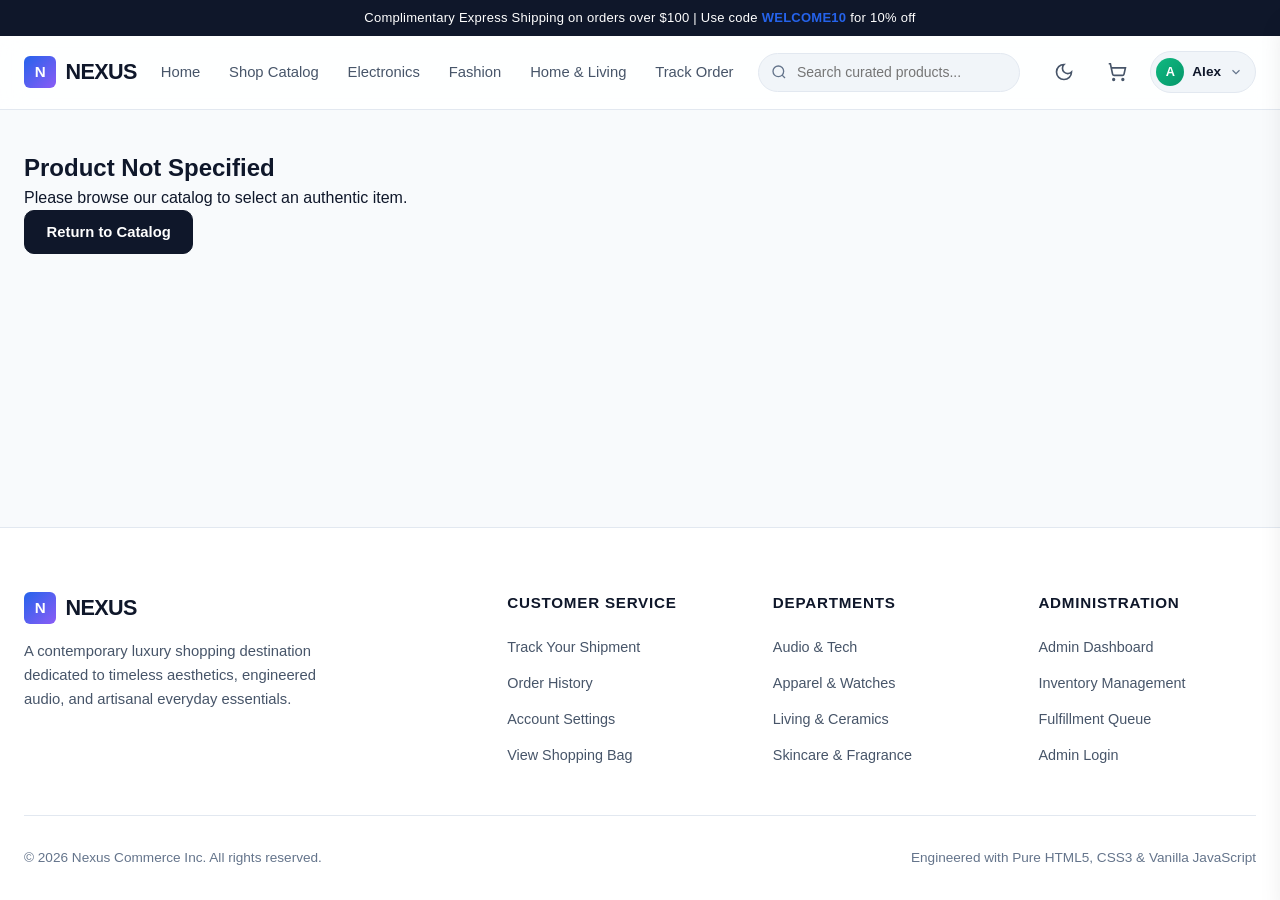
<file: product-details.html>
<!DOCTYPE html>
<html lang="en" data-theme="light">
<head>
  <meta charset="UTF-8">
  <meta name="viewport" content="width=device-width, initial-scale=1.0">
  <title>Product Details | Nexus Luxe</title>
  <link rel="stylesheet" href="css/main.css">
  <link rel="stylesheet" href="css/product-details.css">
  <link rel="stylesheet" href="css/products.css">
</head>
<body>

  <!-- Top Announcement Bar -->
  <div class="top-announcement-bar">
    Complimentary Express Shipping on orders over $100 | Use code <strong>WELCOME10</strong> for 10% off
  </div>

  <!-- Header -->
  <header class="site-header">
    <div class="site-container header-inner">
      <a href="index.html" class="brand-logo">
        <span class="logo-badge">N</span>
        <span>NEXUS</span>
      </a>

      <!-- Desktop Navigation -->
      <nav>
        <ul class="nav-links">
          <li><a href="index.html" class="nav-link">Home</a></li>
          <li><a href="products.html" class="nav-link active">Shop Catalog</a></li>
          <li><a href="products.html?category=Electronics" class="nav-link">Electronics</a></li>
          <li><a href="products.html?category=Fashion" class="nav-link">Fashion</a></li>
          <li><a href="products.html?category=Home%20%26%20Living" class="nav-link">Home & Living</a></li>
          <li><a href="order-tracking.html" class="nav-link">Track Order</a></li>
        </ul>
      </nav>

      <!-- Search Form -->
      <form class="header-search-form" action="products.html" method="GET">
        <div class="search-input-wrapper">
          <svg class="search-icon" width="16" height="16" viewBox="0 0 24 24" fill="none" stroke="currentColor" stroke-width="2"><circle cx="11" cy="11" r="8"/><path d="m21 21-4.3-4.3"/></svg>
          <input type="search" name="q" class="search-input" placeholder="Search curated products..." autocomplete="off">
        </div>
      </form>

      <!-- Action Buttons -->
      <div class="header-actions">
        <button class="action-btn theme-toggle-btn" title="Toggle theme" aria-label="Toggle theme">
          <svg class="theme-icon-moon" width="20" height="20" viewBox="0 0 24 24" fill="none" stroke="currentColor" stroke-width="2"><path d="M12 3a6 6 0 0 0 9 9 9 9 0 1 1-9-9Z"/></svg>
          <svg class="theme-icon-sun" width="20" height="20" viewBox="0 0 24 24" fill="none" stroke="currentColor" stroke-width="2" style="display:none;"><circle cx="12" cy="12" r="4"/><path d="M12 2v2M12 20v2M4.93 4.93l1.41 1.41M17.66 17.66l1.41 1.41M2 12h2M20 12h2M6.34 17.66l-1.41 1.41M19.07 4.93l-1.41 1.41"/></svg>
        </button>

        <a href="cart.html" class="action-btn cart-icon-btn" title="Shopping Cart" aria-label="Shopping Cart">
          <svg width="20" height="20" viewBox="0 0 24 24" fill="none" stroke="currentColor" stroke-width="2"><circle cx="8" cy="21" r="1"/><circle cx="19" cy="21" r="1"/><path d="M2.05 2.05h2l2.66 12.42a2 2 0 0 0 2 1.58h9.78a2 2 0 0 0 1.95-1.57l1.65-7.43H5.12"/></svg>
          <span class="cart-badge-count" style="display:none;">0</span>
        </a>

        <div class="header-user-slot"></div>

        <button class="action-btn hamburger-btn" aria-label="Open menu">
          <svg width="22" height="22" viewBox="0 0 24 24" fill="none" stroke="currentColor" stroke-width="2"><line x1="4" x2="20" y1="12" y2="12"/><line x1="4" x2="20" y1="6" y2="6"/><line x1="4" x2="20" y1="18" y2="18"/></svg>
        </button>
      </div>
    </div>
  </header>

  <!-- Mobile Drawer -->
  <div class="mobile-nav-backdrop"></div>
  <aside class="mobile-nav-drawer">
    <div class="drawer-header">
      <div class="brand-logo">
        <span class="logo-badge">N</span>
        <span>NEXUS</span>
      </div>
      <button class="drawer-close-btn" aria-label="Close menu">&times;</button>
    </div>
    <ul class="mobile-links-list">
      <li><a href="index.html" class="mobile-link">Home</a></li>
      <li><a href="products.html" class="mobile-link active">Shop All Products</a></li>
      <li><a href="products.html?category=Electronics" class="mobile-link">Electronics</a></li>
      <li><a href="products.html?category=Fashion" class="mobile-link">Fashion & Apparel</a></li>
      <li><a href="products.html?category=Home%20%26%20Living" class="mobile-link">Home & Living</a></li>
      <li><a href="products.html?category=Beauty%20%26%20Wellness" class="mobile-link">Beauty & Wellness</a></li>
      <li><a href="products.html?category=Sports%20%26%20Fitness" class="mobile-link">Sports & Fitness</a></li>
      <li><a href="cart.html" class="mobile-link">Shopping Cart</a></li>
      <li><a href="account.html" class="mobile-link">My Account</a></li>
      <li><a href="orders.html" class="mobile-link">My Orders</a></li>
      <li><a href="order-tracking.html" class="mobile-link">Track Order</a></li>
      <li><a href="admin-dashboard.html" class="mobile-link">Admin Portal</a></li>
    </ul>
  </aside>

  <!-- Main Content -->
  <main class="main-content">
    <div class="site-container" id="productDetailsContainer">
      <div style="text-align: center; padding: 4rem 0;">
        <p>Loading curated product details...</p>
      </div>
    </div>
  </main>

  <!-- Footer -->
  <footer class="site-footer">
    <div class="site-container">
      <div class="footer-grid">
        <div class="footer-brand">
          <div class="brand-logo">
            <span class="logo-badge">N</span>
            <span>NEXUS</span>
          </div>
          <p>A contemporary luxury shopping destination dedicated to timeless aesthetics, engineered audio, and artisanal everyday essentials.</p>
        </div>

        <div class="footer-column">
          <h4>Customer Service</h4>
          <ul>
            <li><a href="order-tracking.html">Track Your Shipment</a></li>
            <li><a href="orders.html">Order History</a></li>
            <li><a href="account.html">Account Settings</a></li>
            <li><a href="cart.html">View Shopping Bag</a></li>
          </ul>
        </div>

        <div class="footer-column">
          <h4>Departments</h4>
          <ul>
            <li><a href="products.html?category=Electronics">Audio & Tech</a></li>
            <li><a href="products.html?category=Fashion">Apparel & Watches</a></li>
            <li><a href="products.html?category=Home%20%26%20Living">Living & Ceramics</a></li>
            <li><a href="products.html?category=Beauty%20%26%20Wellness">Skincare & Fragrance</a></li>
          </ul>
        </div>

        <div class="footer-column">
          <h4>Administration</h4>
          <ul>
            <li><a href="admin-dashboard.html">Admin Dashboard</a></li>
            <li><a href="admin-products.html">Inventory Management</a></li>
            <li><a href="admin-orders.html">Fulfillment Queue</a></li>
            <li><a href="admin-login.html">Admin Login</a></li>
          </ul>
        </div>
      </div>

      <div class="footer-bottom">
        <div>&copy; 2026 Nexus Commerce Inc. All rights reserved.</div>
        <div>Engineered with Pure HTML5, CSS3 & Vanilla JavaScript</div>
      </div>
    </div>
  </footer>

  <!-- Scripts -->
  <script src="js/storage.js"></script>
  <script src="js/main.js"></script>
  <script src="js/products.js"></script>
  <script>
    document.addEventListener('DOMContentLoaded', () => {
      ProductsApp.initDetailsPage();
    });
  </script>
</body>
</html>
</file>
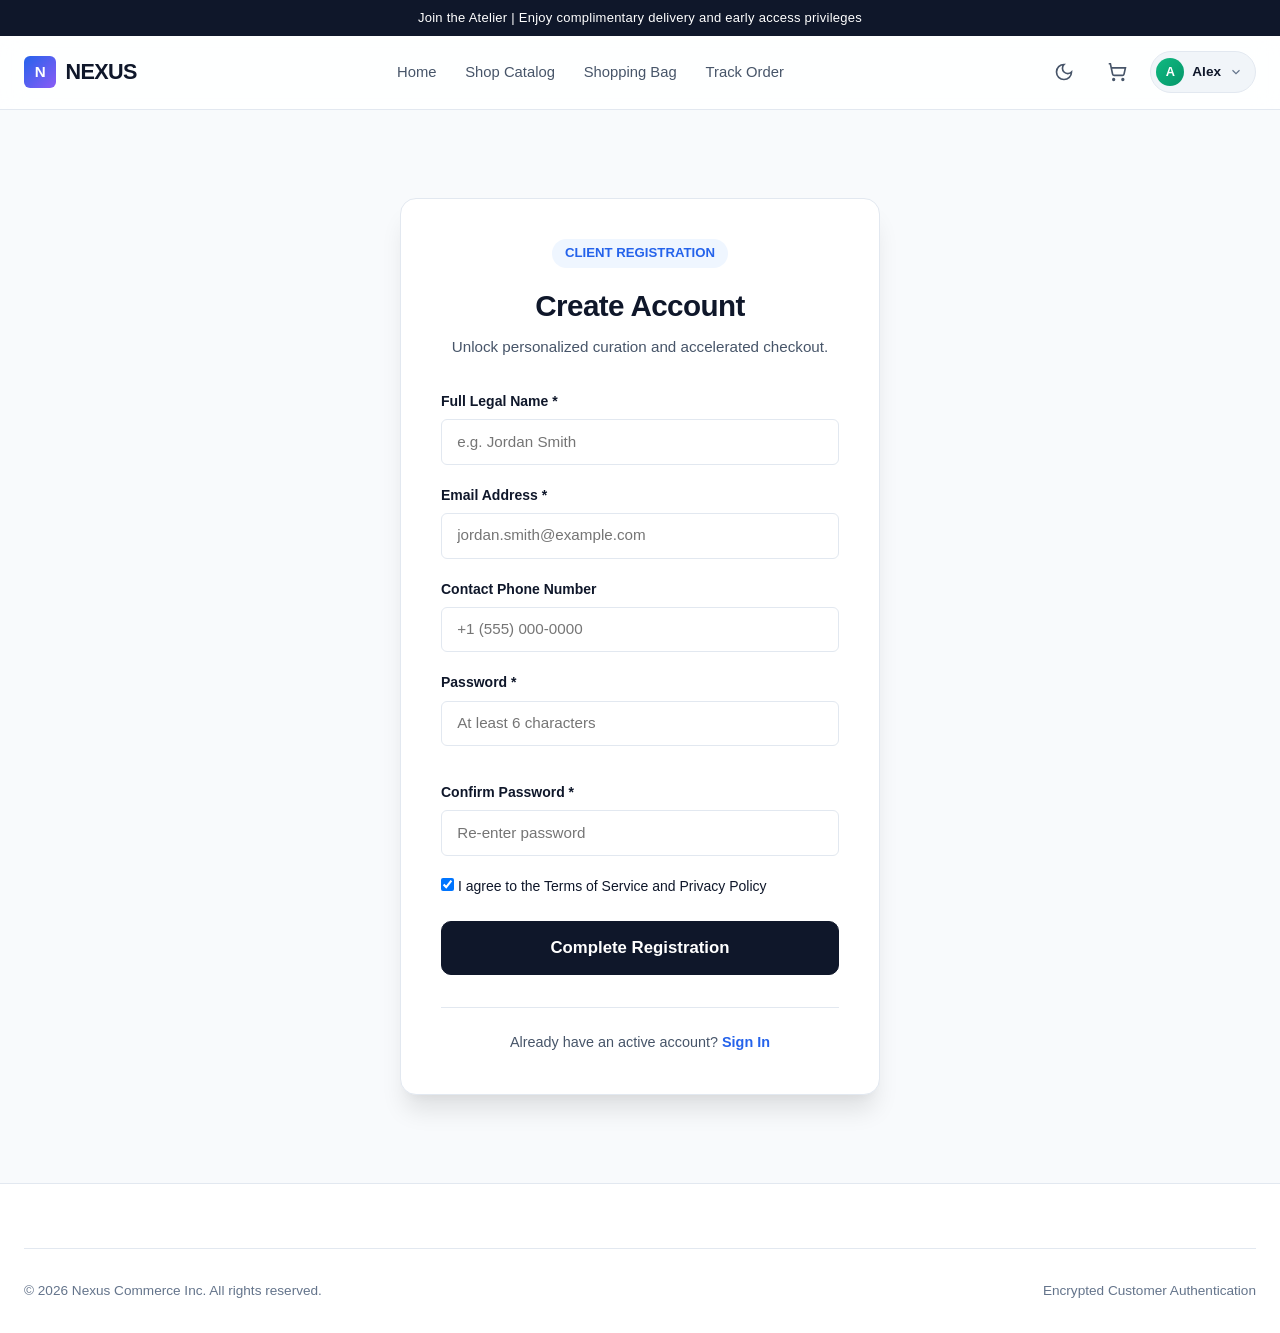
<file: register.html>
<!DOCTYPE html>
<html lang="en" data-theme="light">
<head>
  <meta charset="UTF-8">
  <meta name="viewport" content="width=device-width, initial-scale=1.0">
  <title>Create Account | Nexus Luxe</title>
  <link rel="stylesheet" href="css/main.css">
  <link rel="stylesheet" href="css/auth.css">
</head>
<body>

  <!-- Top Announcement Bar -->
  <div class="top-announcement-bar">
    Join the Atelier | Enjoy complimentary delivery and early access privileges
  </div>

  <!-- Header -->
  <header class="site-header">
    <div class="site-container header-inner">
      <a href="index.html" class="brand-logo">
        <span class="logo-badge">N</span>
        <span>NEXUS</span>
      </a>

      <!-- Desktop Navigation -->
      <nav>
        <ul class="nav-links">
          <li><a href="index.html" class="nav-link">Home</a></li>
          <li><a href="products.html" class="nav-link">Shop Catalog</a></li>
          <li><a href="cart.html" class="nav-link">Shopping Bag</a></li>
          <li><a href="order-tracking.html" class="nav-link">Track Order</a></li>
        </ul>
      </nav>

      <!-- Action Buttons -->
      <div class="header-actions">
        <button class="action-btn theme-toggle-btn" title="Toggle theme" aria-label="Toggle theme">
          <svg class="theme-icon-moon" width="20" height="20" viewBox="0 0 24 24" fill="none" stroke="currentColor" stroke-width="2"><path d="M12 3a6 6 0 0 0 9 9 9 9 0 1 1-9-9Z"/></svg>
          <svg class="theme-icon-sun" width="20" height="20" viewBox="0 0 24 24" fill="none" stroke="currentColor" stroke-width="2" style="display:none;"><circle cx="12" cy="12" r="4"/><path d="M12 2v2M12 20v2M4.93 4.93l1.41 1.41M17.66 17.66l1.41 1.41M2 12h2M20 12h2M6.34 17.66l-1.41 1.41M19.07 4.93l-1.41 1.41"/></svg>
        </button>

        <a href="cart.html" class="action-btn cart-icon-btn" title="Shopping Cart" aria-label="Shopping Cart">
          <svg width="20" height="20" viewBox="0 0 24 24" fill="none" stroke="currentColor" stroke-width="2"><circle cx="8" cy="21" r="1"/><circle cx="19" cy="21" r="1"/><path d="M2.05 2.05h2l2.66 12.42a2 2 0 0 0 2 1.58h9.78a2 2 0 0 0 1.95-1.57l1.65-7.43H5.12"/></svg>
          <span class="cart-badge-count" style="display:none;">0</span>
        </a>

        <div class="header-user-slot"></div>
      </div>
    </div>
  </header>

  <!-- Main Content -->
  <main class="main-content">
    <div class="site-container">
      
      <div class="auth-wrapper">
        <div class="auth-header">
          <span class="auth-brand-pill">Client Registration</span>
          <h1 class="auth-title">Create Account</h1>
          <p class="auth-subtitle">Unlock personalized curation and accelerated checkout.</p>
        </div>

        <form id="customerRegisterForm">
          <div class="form-group">
            <label for="regFullName">Full Legal Name *</label>
            <input type="text" id="regFullName" class="form-control" required placeholder="e.g. Jordan Smith">
          </div>

          <div class="form-group">
            <label for="regEmail">Email Address *</label>
            <input type="email" id="regEmail" class="form-control" required placeholder="jordan.smith@example.com">
          </div>

          <div class="form-group">
            <label for="regPhone">Contact Phone Number</label>
            <input type="tel" id="regPhone" class="form-control" placeholder="+1 (555) 000-0000">
          </div>

          <div class="form-row">
            <div class="form-group">
              <label for="regPassword">Password *</label>
              <input type="password" id="regPassword" class="form-control" required minlength="6" placeholder="At least 6 characters">
            </div>
            <div class="form-group">
              <label for="regConfirmPassword">Confirm Password *</label>
              <input type="password" id="regConfirmPassword" class="form-control" required minlength="6" placeholder="Re-enter password">
            </div>
          </div>

          <div class="checkbox-row">
            <label class="checkbox-label">
              <input type="checkbox" id="regTerms" checked required>
              <span>I agree to the Terms of Service and Privacy Policy</span>
            </label>
          </div>

          <button type="submit" class="btn btn-primary btn-block btn-lg">
            Complete Registration
          </button>
        </form>

        <div class="auth-footer">
          Already have an active account? <a href="login.html">Sign In</a>
        </div>
      </div>

    </div>
  </main>

  <!-- Footer -->
  <footer class="site-footer">
    <div class="site-container">
      <div class="footer-bottom">
        <div>&copy; 2026 Nexus Commerce Inc. All rights reserved.</div>
        <div>Encrypted Customer Authentication</div>
      </div>
    </div>
  </footer>

  <!-- Scripts -->
  <script src="js/storage.js"></script>
  <script src="js/main.js"></script>
  <script src="js/auth.js"></script>
</body>
</html>
</file>
<file: css/main.css>
/**
 * NEXUS COMMERCE - Global Stylesheet
 * Variables, Light/Dark Modes, Typography, Header, Footer, Modals, Toasts & Common UI.
 */

:root {
  /* Color Palette - Light Theme */
  --bg-primary: #f8fafc;
  --bg-secondary: #ffffff;
  --bg-tertiary: #f1f5f9;
  --bg-glass: rgba(255, 255, 255, 0.85);

  --text-main: #0f172a;
  --text-secondary: #475569;
  --text-muted: #64748b;
  --text-light: #94a3b8;

  --border-color: #e2e8f0;
  --border-hover: #cbd5e1;

  --primary: #0f172a;
  --primary-hover: #1e293b;
  --primary-text: #ffffff;

  --accent: #2563eb;
  --accent-hover: #1d4ed8;
  --accent-light: #eff6ff;
  --accent-text: #ffffff;

  --success: #10b981;
  --success-bg: #ecfdf5;
  --warning: #f59e0b;
  --warning-bg: #fffbeb;
  --danger: #ef4444;
  --danger-bg: #fef2f2;

  --shadow-sm: 0 1px 2px 0 rgba(0, 0, 0, 0.05);
  --shadow-md: 0 4px 6px -1px rgba(0, 0, 0, 0.08), 0 2px 4px -2px rgba(0, 0, 0, 0.04);
  --shadow-lg: 0 10px 15px -3px rgba(0, 0, 0, 0.09), 0 4px 6px -4px rgba(0, 0, 0, 0.05);
  --shadow-xl: 0 20px 25px -5px rgba(0, 0, 0, 0.1), 0 8px 10px -6px rgba(0, 0, 0, 0.04);

  --radius-sm: 6px;
  --radius-md: 10px;
  --radius-lg: 16px;
  --radius-full: 9999px;

  --font-sans: -apple-system, BlinkMacSystemFont, "Segoe UI", Roboto, "Helvetica Neue", Arial, sans-serif;
  --transition: all 0.2s cubic-bezier(0.16, 1, 0.3, 1);
  --header-height: 74px;
}

[data-theme="dark"] {
  --bg-primary: #090d16;
  --bg-secondary: #111827;
  --bg-tertiary: #1f2937;
  --bg-glass: rgba(17, 24, 39, 0.88);

  --text-main: #f9fafb;
  --text-secondary: #cbd5e1;
  --text-muted: #94a3b8;
  --text-light: #64748b;

  --border-color: #243044;
  --border-hover: #334155;

  --primary: #f8fafc;
  --primary-hover: #e2e8f0;
  --primary-text: #0f172a;

  --accent: #3b82f6;
  --accent-hover: #60a5fa;
  --accent-light: rgba(59, 130, 246, 0.15);
  --accent-text: #ffffff;

  --success: #34d399;
  --success-bg: rgba(52, 211, 153, 0.12);
  --warning: #fbbf24;
  --warning-bg: rgba(251, 191, 36, 0.12);
  --danger: #f87171;
  --danger-bg: rgba(248, 113, 113, 0.12);

  --shadow-sm: 0 1px 2px 0 rgba(0, 0, 0, 0.4);
  --shadow-md: 0 4px 6px -1px rgba(0, 0, 0, 0.5);
  --shadow-lg: 0 10px 15px -3px rgba(0, 0, 0, 0.6);
  --shadow-xl: 0 20px 25px -5px rgba(0, 0, 0, 0.7);
}

/* Base Reset */
*, *::before, *::after {
  box-sizing: border-box;
  margin: 0;
  padding: 0;
}

html {
  font-family: var(--font-sans);
  font-size: 16px;
  line-height: 1.5;
  color: var(--text-main);
  background-color: var(--bg-primary);
  scroll-behavior: smooth;
  -webkit-font-smoothing: antialiased;
}

body {
  min-height: 100vh;
  display: flex;
  flex-direction: column;
}

a {
  color: inherit;
  text-decoration: none;
  transition: var(--transition);
}

img {
  max-width: 100%;
  height: auto;
  display: block;
}

button, input, select, textarea {
  font: inherit;
  color: inherit;
}

button {
  cursor: pointer;
  border: none;
  background: none;
}

/* Layout Utilities */
.site-container {
  width: 100%;
  max-width: 1280px;
  margin: 0 auto;
  padding: 0 1.5rem;
}

.main-content {
  flex: 1;
  padding: 2.5rem 0;
}

/* Top Announcement Bar */
.top-announcement-bar {
  background-color: var(--primary);
  color: var(--primary-text);
  font-size: 0.8125rem;
  padding: 0.5rem 1rem;
  text-align: center;
  font-weight: 500;
  letter-spacing: 0.02em;
}

.top-announcement-bar strong {
  color: var(--accent);
}

/* Header & Navigation */
.site-header {
  height: var(--header-height);
  background-color: var(--bg-glass);
  backdrop-filter: blur(12px);
  -webkit-backdrop-filter: blur(12px);
  border-bottom: 1px solid var(--border-color);
  position: sticky;
  top: 0;
  z-index: 100;
  transition: var(--transition);
}

.header-inner {
  height: 100%;
  display: flex;
  align-items: center;
  justify-content: space-between;
  gap: 1.5rem;
}

.brand-logo {
  display: flex;
  align-items: center;
  gap: 0.6rem;
  font-size: 1.35rem;
  font-weight: 800;
  letter-spacing: -0.03em;
  color: var(--text-main);
}

.logo-badge {
  background: linear-gradient(135deg, #2563eb, #8b5cf6);
  color: white;
  width: 32px;
  height: 32px;
  border-radius: var(--radius-sm);
  display: inline-flex;
  align-items: center;
  justify-content: center;
  font-size: 0.95rem;
  font-weight: 900;
}

.nav-links {
  display: flex;
  align-items: center;
  gap: 1.8rem;
  list-style: none;
}

.nav-link {
  font-size: 0.925rem;
  font-weight: 500;
  color: var(--text-secondary);
  position: relative;
  padding: 0.5rem 0;
}

.nav-link:hover, .nav-link.active {
  color: var(--text-main);
}

.nav-link.active::after {
  content: '';
  position: absolute;
  bottom: 0;
  left: 0;
  right: 0;
  height: 2px;
  background-color: var(--accent);
  border-radius: 2px;
}

/* Header Search */
.header-search-form {
  flex: 1;
  max-width: 320px;
  position: relative;
}

.search-input-wrapper {
  position: relative;
  display: flex;
  align-items: center;
}

.search-input {
  width: 100%;
  padding: 0.5rem 1rem 0.5rem 2.4rem;
  font-size: 0.875rem;
  background-color: var(--bg-tertiary);
  border: 1px solid var(--border-color);
  border-radius: var(--radius-full);
  color: var(--text-main);
  transition: var(--transition);
}

.search-input:focus {
  outline: none;
  background-color: var(--bg-secondary);
  border-color: var(--accent);
  box-shadow: 0 0 0 3px rgba(37, 99, 235, 0.15);
}

.search-icon {
  position: absolute;
  left: 0.85rem;
  color: var(--text-muted);
  pointer-events: none;
}

/* Header Actions */
.header-actions {
  display: flex;
  align-items: center;
  gap: 0.8rem;
}

.action-btn {
  width: 40px;
  height: 40px;
  display: flex;
  align-items: center;
  justify-content: center;
  border-radius: var(--radius-full);
  color: var(--text-secondary);
  background-color: transparent;
  transition: var(--transition);
  position: relative;
}

.action-btn:hover {
  background-color: var(--bg-tertiary);
  color: var(--text-main);
}

.cart-icon-btn {
  position: relative;
}

.cart-badge-count {
  position: absolute;
  top: 4px;
  right: 4px;
  background-color: var(--accent);
  color: var(--accent-text);
  font-size: 0.7rem;
  font-weight: 700;
  width: 18px;
  height: 18px;
  border-radius: 50%;
  display: inline-flex;
  align-items: center;
  justify-content: center;
  box-shadow: 0 2px 4px rgba(0,0,0,0.2);
}

/* User Dropdown */
.user-dropdown-wrapper {
  position: relative;
}

.user-dropdown-trigger {
  display: flex;
  align-items: center;
  gap: 0.5rem;
  padding: 0.35rem 0.75rem 0.35rem 0.35rem;
  background-color: var(--bg-tertiary);
  border: 1px solid var(--border-color);
  border-radius: var(--radius-full);
  transition: var(--transition);
}

.user-dropdown-trigger:hover {
  border-color: var(--border-hover);
}

.user-avatar {
  width: 28px;
  height: 28px;
  background: linear-gradient(135deg, #10b981, #059669);
  color: white;
  border-radius: 50%;
  display: flex;
  align-items: center;
  justify-content: center;
  font-weight: 700;
  font-size: 0.8rem;
}

.user-name-short {
  font-size: 0.85rem;
  font-weight: 600;
  color: var(--text-main);
}

.chevron-icon {
  color: var(--text-muted);
}

.user-dropdown-menu {
  position: absolute;
  top: calc(100% + 8px);
  right: 0;
  width: 220px;
  background-color: var(--bg-secondary);
  border: 1px solid var(--border-color);
  border-radius: var(--radius-md);
  box-shadow: var(--shadow-xl);
  padding: 0.5rem 0;
  display: none;
  z-index: 200;
  animation: fadeIn 0.15s ease-out;
}

.user-dropdown-menu.active {
  display: block;
}

.dropdown-header {
  padding: 0.75rem 1rem;
}

.dropdown-header strong {
  display: block;
  font-size: 0.9rem;
  color: var(--text-main);
}

.dropdown-header small {
  color: var(--text-muted);
  font-size: 0.8rem;
}

.dropdown-divider {
  border: none;
  border-top: 1px solid var(--border-color);
  margin: 0.4rem 0;
}

.dropdown-item {
  display: flex;
  align-items: center;
  gap: 0.75rem;
  padding: 0.6rem 1rem;
  font-size: 0.875rem;
  color: var(--text-secondary);
  width: 100%;
  text-align: left;
  transition: var(--transition);
}

.dropdown-item:hover {
  background-color: var(--bg-tertiary);
  color: var(--text-main);
}

.dropdown-item.admin-link {
  color: var(--accent);
  font-weight: 600;
}

.hamburger-btn {
  display: none;
}

/* Mobile Nav Drawer */
.mobile-nav-backdrop {
  position: fixed;
  inset: 0;
  background: rgba(0, 0, 0, 0.5);
  backdrop-filter: blur(4px);
  z-index: 998;
  opacity: 0;
  pointer-events: none;
  transition: opacity 0.3s ease;
}

.mobile-nav-backdrop.open {
  opacity: 1;
  pointer-events: auto;
}

.mobile-nav-drawer {
  position: fixed;
  top: 0;
  right: 0;
  bottom: 0;
  width: 300px;
  background-color: var(--bg-secondary);
  z-index: 999;
  transform: translateX(100%);
  transition: transform 0.3s cubic-bezier(0.16, 1, 0.3, 1);
  box-shadow: var(--shadow-xl);
  display: flex;
  flex-direction: column;
  padding: 1.5rem;
}

.mobile-nav-drawer.open {
  transform: translateX(0);
}

.drawer-header {
  display: flex;
  align-items: center;
  justify-content: space-between;
  margin-bottom: 2rem;
}

.drawer-close-btn {
  font-size: 1.75rem;
  line-height: 1;
  color: var(--text-muted);
}

.mobile-links-list {
  list-style: none;
  display: flex;
  flex-direction: column;
  gap: 1rem;
}

.mobile-link {
  display: block;
  font-size: 1.1rem;
  font-weight: 600;
  color: var(--text-secondary);
  padding: 0.4rem 0;
}

.mobile-link.active, .mobile-link:hover {
  color: var(--accent);
}

/* Buttons */
.btn {
  display: inline-flex;
  align-items: center;
  justify-content: center;
  gap: 0.5rem;
  font-weight: 600;
  font-size: 0.925rem;
  padding: 0.65rem 1.35rem;
  border-radius: var(--radius-md);
  transition: var(--transition);
  text-align: center;
  white-space: nowrap;
}

.btn-sm {
  padding: 0.4rem 0.85rem;
  font-size: 0.825rem;
  border-radius: var(--radius-sm);
}

.btn-lg {
  padding: 0.85rem 1.85rem;
  font-size: 1.05rem;
  border-radius: var(--radius-md);
}

.btn-block {
  width: 100%;
}

.btn-primary {
  background-color: var(--primary);
  color: var(--primary-text);
  border: 1px solid var(--primary);
}

.btn-primary:hover {
  background-color: var(--primary-hover);
  border-color: var(--primary-hover);
  transform: translateY(-1px);
  box-shadow: var(--shadow-md);
}

.btn-accent {
  background-color: var(--accent);
  color: var(--accent-text);
}

.btn-accent:hover {
  background-color: var(--accent-hover);
  transform: translateY(-1px);
  box-shadow: var(--shadow-md);
}

.btn-outline {
  border: 1px solid var(--border-hover);
  color: var(--text-main);
  background-color: var(--bg-secondary);
}

.btn-outline:hover {
  background-color: var(--bg-tertiary);
  border-color: var(--text-main);
}

.btn-ghost {
  color: var(--text-secondary);
  background-color: transparent;
}

.btn-ghost:hover {
  background-color: var(--bg-tertiary);
  color: var(--text-main);
}

.btn-icon-only {
  width: 44px;
  height: 44px;
  padding: 0;
}

.btn:disabled {
  opacity: 0.55;
  cursor: not-allowed;
  transform: none !important;
  box-shadow: none !important;
}

/* Forms & Inputs */
.form-group {
  margin-bottom: 1.25rem;
}

.form-group label {
  display: block;
  font-size: 0.875rem;
  font-weight: 600;
  margin-bottom: 0.45rem;
  color: var(--text-main);
}

.form-control {
  width: 100%;
  padding: 0.65rem 0.95rem;
  font-size: 0.95rem;
  background-color: var(--bg-secondary);
  border: 1px solid var(--border-color);
  border-radius: var(--radius-sm);
  color: var(--text-main);
  transition: var(--transition);
}

.form-control:focus {
  outline: none;
  border-color: var(--accent);
  box-shadow: 0 0 0 3px rgba(37, 99, 235, 0.15);
}

.form-row {
  display: grid;
  grid-template-columns: repeat(auto-fit, minmax(200px, 1fr));
  gap: 1rem;
}

/* Status Pills */
.status-pill {
  display: inline-flex;
  align-items: center;
  gap: 0.35rem;
  padding: 0.25rem 0.65rem;
  font-size: 0.775rem;
  font-weight: 700;
  text-transform: uppercase;
  letter-spacing: 0.04em;
  border-radius: var(--radius-full);
}

.status-delivered {
  background-color: var(--success-bg);
  color: var(--success);
}

.status-shipped {
  background-color: var(--accent-light);
  color: var(--accent);
}

.status-processing {
  background-color: var(--warning-bg);
  color: var(--warning);
}

.status-cancelled {
  background-color: var(--danger-bg);
  color: var(--danger);
}

/* Product Cards Grid & Badge Common */
.product-badge {
  position: absolute;
  top: 10px;
  left: 10px;
  font-size: 0.725rem;
  font-weight: 700;
  padding: 0.25rem 0.6rem;
  border-radius: var(--radius-sm);
  z-index: 2;
  text-transform: uppercase;
  letter-spacing: 0.04em;
}

.badge-primary {
  background-color: var(--primary);
  color: var(--primary-text);
}

.badge-discount {
  background-color: var(--danger);
  color: white;
  left: auto;
  right: 10px;
}

/* Rating Stars */
.rating-stars {
  display: inline-flex;
  align-items: center;
  gap: 2px;
}

.star-filled {
  color: #f59e0b;
}

.star-half {
  color: #f59e0b;
}

.star-empty {
  color: var(--text-light);
}

/* Toast Notifications */
.toast-container {
  position: fixed;
  bottom: 24px;
  right: 24px;
  z-index: 9999;
  display: flex;
  flex-direction: column;
  gap: 12px;
  max-width: 380px;
}

.toast {
  background-color: var(--bg-secondary);
  color: var(--text-main);
  border: 1px solid var(--border-color);
  border-radius: var(--radius-md);
  box-shadow: var(--shadow-xl);
  padding: 1rem 1.25rem;
  display: flex;
  align-items: flex-start;
  gap: 0.85rem;
  position: relative;
  overflow: hidden;
  transition: transform 0.25s ease, opacity 0.25s ease;
}

.toast-enter {
  animation: slideInUp 0.3s cubic-bezier(0.16, 1, 0.3, 1);
}

.toast-exit {
  opacity: 0;
  transform: translateY(12px) scale(0.95);
}

.toast-icon {
  flex-shrink: 0;
  margin-top: 2px;
}

.toast-success .toast-icon { color: var(--success); }
.toast-error .toast-icon { color: var(--danger); }
.toast-warning .toast-icon { color: var(--warning); }
.toast-info .toast-icon { color: var(--accent); }

.toast-body {
  flex: 1;
}

.toast-title {
  font-size: 0.9rem;
  font-weight: 700;
  margin-bottom: 0.2rem;
}

.toast-message {
  font-size: 0.85rem;
  color: var(--text-secondary);
  line-height: 1.4;
}

.toast-close {
  color: var(--text-muted);
  font-size: 1.25rem;
  line-height: 1;
  padding: 0;
}

.toast-progress {
  position: absolute;
  bottom: 0;
  left: 0;
  height: 3px;
  background-color: var(--accent);
  width: 100%;
  animation: shrinkProgress 3.5s linear forwards;
}

/* Modals */
.modal-overlay {
  position: fixed;
  inset: 0;
  background: rgba(0, 0, 0, 0.65);
  backdrop-filter: blur(5px);
  z-index: 1000;
  display: flex;
  align-items: center;
  justify-content: center;
  padding: 1.5rem;
  opacity: 0;
  pointer-events: none;
  transition: opacity 0.25s ease;
}

.modal-overlay.open {
  opacity: 1;
  pointer-events: auto;
}

.modal-dialog {
  background-color: var(--bg-secondary);
  border: 1px solid var(--border-color);
  border-radius: var(--radius-lg);
  box-shadow: var(--shadow-xl);
  width: 100%;
  max-width: 600px;
  max-height: 90vh;
  overflow-y: auto;
  transform: translateY(20px) scale(0.97);
  transition: transform 0.25s cubic-bezier(0.16, 1, 0.3, 1);
  padding: 2rem;
  position: relative;
}

.modal-overlay.open .modal-dialog {
  transform: translateY(0) scale(1);
}

.modal-header {
  display: flex;
  align-items: center;
  justify-content: space-between;
  margin-bottom: 1.5rem;
  padding-bottom: 1rem;
  border-bottom: 1px solid var(--border-color);
}

.modal-close {
  font-size: 1.75rem;
  color: var(--text-muted);
  line-height: 1;
}

/* Tables */
.data-table {
  width: 100%;
  border-collapse: collapse;
  font-size: 0.9rem;
}

.data-table th, .data-table td {
  padding: 0.9rem 1rem;
  text-align: left;
  border-bottom: 1px solid var(--border-color);
}

.data-table th {
  font-weight: 600;
  color: var(--text-secondary);
  background-color: var(--bg-tertiary);
  font-size: 0.8rem;
  text-transform: uppercase;
  letter-spacing: 0.04em;
}

.data-table tbody tr:hover {
  background-color: var(--bg-tertiary);
}

/* Breadcrumbs */
.breadcrumb-nav {
  display: flex;
  align-items: center;
  gap: 0.5rem;
  font-size: 0.85rem;
  color: var(--text-muted);
  margin-bottom: 1.5rem;
}

.breadcrumb-nav a:hover {
  color: var(--accent);
}

.breadcrumb-separator {
  color: var(--text-light);
}

.breadcrumb-current {
  color: var(--text-main);
  font-weight: 600;
}

/* Spinner */
.spinner-inline {
  width: 16px;
  height: 16px;
  border: 2px solid rgba(255,255,255,0.3);
  border-top-color: #fff;
  border-radius: 50%;
  animation: spin 0.8s linear infinite;
  display: inline-block;
}

/* Footer */
.site-footer {
  background-color: var(--bg-secondary);
  border-top: 1px solid var(--border-color);
  padding: 4rem 0 2rem;
  margin-top: auto;
}

.footer-grid {
  display: grid;
  grid-template-columns: 2fr 1fr 1fr 1fr;
  gap: 3rem;
  margin-bottom: 3rem;
}

.footer-brand p {
  color: var(--text-secondary);
  margin-top: 1rem;
  font-size: 0.925rem;
  max-width: 320px;
  line-height: 1.6;
}

.footer-column h4 {
  font-size: 0.95rem;
  font-weight: 700;
  margin-bottom: 1.25rem;
  color: var(--text-main);
  text-transform: uppercase;
  letter-spacing: 0.05em;
}

.footer-column ul {
  list-style: none;
  display: flex;
  flex-direction: column;
  gap: 0.75rem;
}

.footer-column a {
  color: var(--text-secondary);
  font-size: 0.9rem;
}

.footer-column a:hover {
  color: var(--accent);
  padding-left: 4px;
}

.footer-bottom {
  display: flex;
  align-items: center;
  justify-content: space-between;
  padding-top: 2rem;
  border-top: 1px solid var(--border-color);
  font-size: 0.85rem;
  color: var(--text-muted);
}

/* Animations */
@keyframes slideInUp {
  from {
    transform: translateY(20px);
    opacity: 0;
  }
  to {
    transform: translateY(0);
    opacity: 1;
  }
}

@keyframes shrinkProgress {
  from { width: 100%; }
  to { width: 0%; }
}

@keyframes spin {
  to { transform: rotate(360deg); }
}

@keyframes fadeIn {
  from { opacity: 0; transform: translateY(-6px); }
  to { opacity: 1; transform: translateY(0); }
}

/* Utilities */
.text-danger { color: var(--danger) !important; }
.text-success { color: var(--success) !important; }
.text-muted { color: var(--text-muted) !important; }
.d-block { display: block !important; }
.mt-2 { margin-top: 0.5rem !important; }
.mt-4 { margin-top: 1.5rem !important; }

/* Responsive */
@media (max-width: 992px) {
  .nav-links, .header-search-form {
    display: none;
  }
  .hamburger-btn {
    display: flex;
  }
  .footer-grid {
    grid-template-columns: 1fr 1fr;
    gap: 2rem;
  }
}

@media (max-width: 576px) {
  .footer-grid {
    grid-template-columns: 1fr;
  }
  .footer-bottom {
    flex-direction: column;
    gap: 1rem;
    text-align: center;
  }
  .user-name-short {
    display: none;
  }
}
</file>
<file: css/account.css>
/**
 * NEXUS COMMERCE - Account, Orders & Order Tracking Stylesheet
 */

/* Account Overview Banner */
.account-hero-banner {
  background-color: var(--bg-secondary);
  border: 1px solid var(--border-color);
  border-radius: var(--radius-lg);
  padding: 2.5rem;
  margin-bottom: 2.5rem;
  display: flex;
  align-items: center;
  justify-content: space-between;
  box-shadow: var(--shadow-sm);
}

.account-profile-summary {
  display: flex;
  align-items: center;
  gap: 1.5rem;
}

.account-avatar-large {
  width: 76px;
  height: 76px;
  border-radius: 50%;
  background: linear-gradient(135deg, #2563eb, #8b5cf6);
  color: white;
  display: flex;
  align-items: center;
  justify-content: center;
  font-size: 2rem;
  font-weight: 800;
  box-shadow: var(--shadow-md);
}

.account-details-text h2 {
  font-size: 1.65rem;
  font-weight: 800;
  color: var(--text-main);
  margin-bottom: 0.25rem;
}

.account-details-text p {
  color: var(--text-muted);
  font-size: 0.95rem;
}

/* Account Metrics Grid */
.account-kpi-grid {
  display: grid;
  grid-template-columns: repeat(3, 1fr);
  gap: 1.5rem;
  margin-bottom: 2.5rem;
}

.kpi-card {
  background-color: var(--bg-secondary);
  border: 1px solid var(--border-color);
  border-radius: var(--radius-md);
  padding: 1.5rem;
  box-shadow: var(--shadow-sm);
}

.kpi-label {
  font-size: 0.825rem;
  font-weight: 600;
  text-transform: uppercase;
  color: var(--text-muted);
  letter-spacing: 0.05em;
  margin-bottom: 0.5rem;
}

.kpi-value {
  font-size: 2rem;
  font-weight: 800;
  color: var(--text-main);
}

/* Orders List View */
.orders-filter-toolbar {
  display: flex;
  gap: 0.5rem;
  margin-bottom: 2rem;
  overflow-x: auto;
  padding-bottom: 0.5rem;
}

.order-filter-btn {
  padding: 0.5rem 1.25rem;
  border-radius: var(--radius-full);
  border: 1px solid var(--border-color);
  background-color: var(--bg-secondary);
  font-size: 0.875rem;
  font-weight: 600;
  color: var(--text-secondary);
  transition: var(--transition);
}

.order-filter-btn:hover, .order-filter-btn.active {
  background-color: var(--primary);
  color: var(--primary-text);
  border-color: var(--primary);
}

.order-card {
  background-color: var(--bg-secondary);
  border: 1px solid var(--border-color);
  border-radius: var(--radius-lg);
  margin-bottom: 1.75rem;
  overflow: hidden;
  box-shadow: var(--shadow-sm);
}

.order-card-header {
  padding: 1.25rem 1.75rem;
  background-color: var(--bg-tertiary);
  border-bottom: 1px solid var(--border-color);
  display: flex;
  align-items: center;
  justify-content: space-between;
  gap: 1rem;
  flex-wrap: wrap;
}

.order-meta-group {
  display: flex;
  gap: 2.5rem;
  flex-wrap: wrap;
}

.meta-unit {
  display: flex;
  flex-direction: column;
}

.meta-label {
  font-size: 0.75rem;
  text-transform: uppercase;
  color: var(--text-muted);
  letter-spacing: 0.04em;
}

.meta-value {
  font-size: 0.95rem;
  color: var(--text-main);
}

.order-status-group {
  display: flex;
  align-items: center;
  gap: 1rem;
}

.order-card-items {
  padding: 1.75rem;
  display: flex;
  flex-direction: column;
  gap: 1.25rem;
}

.order-item-inline {
  display: flex;
  align-items: center;
  gap: 1.25rem;
}

.order-item-img {
  width: 64px;
  height: 64px;
  border-radius: var(--radius-sm);
  object-fit: cover;
  background-color: var(--bg-tertiary);
}

.order-item-info {
  flex: 1;
}

.order-item-name {
  font-size: 1rem;
  font-weight: 700;
  margin-bottom: 0.2rem;
}

.order-item-details-line {
  font-size: 0.85rem;
  color: var(--text-muted);
  display: flex;
  gap: 0.5rem;
}

.order-card-footer {
  padding: 1rem 1.75rem;
  border-top: 1px solid var(--border-color);
  background-color: var(--bg-secondary);
  display: flex;
  align-items: center;
  justify-content: space-between;
  font-size: 0.85rem;
  color: var(--text-secondary);
}

/* Order Tracking Page */
.tracking-search-bar {
  max-width: 650px;
  margin: 0 auto 3rem;
  background-color: var(--bg-secondary);
  border: 1px solid var(--border-color);
  border-radius: var(--radius-lg);
  padding: 1.5rem;
  box-shadow: var(--shadow-sm);
}

.order-success-banner {
  background-color: var(--success-bg);
  border: 1px solid var(--success);
  border-radius: var(--radius-md);
  padding: 1.5rem;
  margin-bottom: 2rem;
  display: flex;
  align-items: center;
  gap: 1.25rem;
}

.order-success-banner .success-icon {
  color: var(--success);
}

.order-success-banner h3 {
  font-size: 1.25rem;
  font-weight: 800;
  color: #065f46;
  margin-bottom: 0.25rem;
}

.order-success-banner p {
  color: #047857;
  font-size: 0.95rem;
}

.tracking-card {
  background-color: var(--bg-secondary);
  border: 1px solid var(--border-color);
  border-radius: var(--radius-lg);
  padding: 2.5rem;
  box-shadow: var(--shadow-md);
  margin-bottom: 3rem;
}

.tracking-header {
  display: flex;
  align-items: flex-start;
  justify-content: space-between;
  margin-bottom: 2.5rem;
  padding-bottom: 1.5rem;
  border-bottom: 1px solid var(--border-color);
  gap: 1.5rem;
  flex-wrap: wrap;
}

.tracking-subtitle {
  font-size: 0.85rem;
  font-weight: 700;
  text-transform: uppercase;
  color: var(--accent);
  letter-spacing: 0.05em;
}

.tracking-header h2 {
  font-size: 2rem;
  font-weight: 800;
  margin: 0.25rem 0 0.5rem;
}

.tracking-tags {
  display: flex;
  align-items: center;
  gap: 0.75rem;
}

.carrier-tag {
  font-size: 0.85rem;
  color: var(--text-muted);
}

.delivery-estimate-box {
  background-color: var(--bg-tertiary);
  padding: 1rem 1.5rem;
  border-radius: var(--radius-md);
  text-align: right;
}

.estimate-label {
  display: block;
  font-size: 0.8rem;
  text-transform: uppercase;
  color: var(--text-muted);
  letter-spacing: 0.04em;
}

.estimate-date {
  font-size: 1.25rem;
  font-weight: 800;
  color: var(--accent);
}

/* Stepper */
.tracking-stepper {
  display: flex;
  justify-content: space-between;
  position: relative;
  margin: 2.5rem 0 4rem;
}

.tracking-stepper::before {
  content: '';
  position: absolute;
  top: 18px;
  left: 20px;
  right: 20px;
  height: 4px;
  background-color: var(--border-color);
  z-index: 1;
}

.step-point {
  position: relative;
  z-index: 2;
  display: flex;
  flex-direction: column;
  align-items: center;
  gap: 0.75rem;
  width: 120px;
  text-align: center;
}

.step-dot {
  width: 40px;
  height: 40px;
  border-radius: 50%;
  background-color: var(--bg-secondary);
  border: 3px solid var(--border-color);
  display: flex;
  align-items: center;
  justify-content: center;
  font-weight: 700;
  font-size: 0.9rem;
  color: var(--text-muted);
  transition: var(--transition);
}

.step-point.completed .step-dot {
  background-color: var(--accent);
  border-color: var(--accent);
  color: white;
}

.step-point.current .step-dot {
  background-color: var(--bg-secondary);
  border-color: var(--accent);
  color: var(--accent);
  box-shadow: 0 0 0 4px var(--accent-light);
}

.step-title {
  font-size: 0.85rem;
  font-weight: 700;
  color: var(--text-secondary);
}

.step-point.completed .step-title,
.step-point.current .step-title {
  color: var(--text-main);
}

/* Timeline */
.timeline-section {
  margin-bottom: 3rem;
  padding-bottom: 2rem;
  border-bottom: 1px solid var(--border-color);
}

.timeline-section h3 {
  font-size: 1.25rem;
  font-weight: 800;
  margin-bottom: 1.5rem;
}

.activity-timeline-list {
  display: flex;
  flex-direction: column;
  gap: 1.5rem;
  position: relative;
  padding-left: 2rem;
}

.activity-timeline-list::before {
  content: '';
  position: absolute;
  top: 6px;
  bottom: 6px;
  left: 6px;
  width: 2px;
  background-color: var(--border-color);
}

.timeline-entry {
  position: relative;
}

.timeline-marker {
  position: absolute;
  top: 4px;
  left: -2rem;
  width: 14px;
  height: 14px;
  border-radius: 50%;
  background-color: var(--accent);
  border: 3px solid var(--bg-secondary);
  box-shadow: 0 0 0 2px var(--accent);
}

.timeline-header-row {
  display: flex;
  align-items: center;
  justify-content: space-between;
  margin-bottom: 0.25rem;
}

.event-status {
  font-size: 0.95rem;
  font-weight: 700;
  color: var(--text-main);
}

.event-time {
  font-size: 0.8rem;
  color: var(--text-muted);
}

.event-desc {
  font-size: 0.875rem;
  color: var(--text-secondary);
}

/* Order Breakdown Grid */
.order-breakdown-grid {
  display: grid;
  grid-template-columns: 1fr 1.5fr;
  gap: 2rem;
}

.breakdown-card {
  background-color: var(--bg-primary);
  border: 1px solid var(--border-color);
  border-radius: var(--radius-md);
  padding: 1.75rem;
}

.breakdown-card h3 {
  font-size: 1.1rem;
  font-weight: 800;
  margin-bottom: 1.25rem;
}

.tracking-items-list {
  display: flex;
  flex-direction: column;
  gap: 1rem;
  margin-bottom: 1.5rem;
}

.tracking-item-row {
  display: flex;
  align-items: center;
  gap: 1rem;
}

.tracking-item-img {
  width: 48px;
  height: 48px;
  border-radius: var(--radius-sm);
  object-fit: cover;
}

.tracking-item-name {
  flex: 1;
}

.tracking-item-name strong {
  display: block;
  font-size: 0.9rem;
}

.tracking-item-name small {
  color: var(--text-muted);
  font-size: 0.8rem;
}

.tracking-financials {
  border-top: 1px solid var(--border-color);
  padding-top: 1rem;
  display: flex;
  flex-direction: column;
  gap: 0.5rem;
}

.fin-row {
  display: flex;
  justify-content: space-between;
  font-size: 0.9rem;
  color: var(--text-secondary);
}

.fin-row.discount-row {
  color: var(--success);
}

.fin-total {
  font-size: 1.1rem;
  color: var(--text-main);
}

.empty-orders-state {
  text-align: center;
  padding: 4rem 2rem;
  background-color: var(--bg-secondary);
  border: 1px dashed var(--border-color);
  border-radius: var(--radius-lg);
  max-width: 500px;
  margin: 2rem auto;
}

.empty-orders-state svg {
  margin: 0 auto 1rem;
  color: var(--text-light);
}

.empty-orders-state h3 {
  font-size: 1.4rem;
  font-weight: 800;
  margin-bottom: 0.5rem;
}

.empty-orders-state p {
  color: var(--text-muted);
  margin-bottom: 1.5rem;
}

/* Responsive */
@media (max-width: 900px) {
  .account-hero-banner {
    flex-direction: column;
    align-items: flex-start;
    gap: 1.5rem;
  }
  .account-kpi-grid {
    grid-template-columns: 1fr;
  }
  .order-breakdown-grid {
    grid-template-columns: 1fr;
  }
  .tracking-stepper {
    flex-direction: column;
    gap: 1.5rem;
    margin: 2rem 0;
  }
  .tracking-stepper::before {
    display: none;
  }
  .step-point {
    flex-direction: row;
    width: 100%;
    text-align: left;
  }
}
</file>
<file: css/auth.css>
/**
 * NEXUS COMMERCE - Authentication Stylesheet (Customer & Admin Login/Register)
 */

.auth-wrapper {
  max-width: 480px;
  margin: 3rem auto;
  background-color: var(--bg-secondary);
  border: 1px solid var(--border-color);
  border-radius: var(--radius-lg);
  padding: 2.5rem;
  box-shadow: var(--shadow-xl);
}

.auth-header {
  text-align: center;
  margin-bottom: 2rem;
}

.auth-brand-pill {
  display: inline-flex;
  align-items: center;
  gap: 0.5rem;
  font-size: 0.825rem;
  font-weight: 700;
  text-transform: uppercase;
  color: var(--accent);
  background-color: var(--accent-light);
  padding: 0.3rem 0.8rem;
  border-radius: var(--radius-full);
  margin-bottom: 1rem;
}

.auth-title {
  font-size: 1.85rem;
  font-weight: 800;
  letter-spacing: -0.02em;
  color: var(--text-main);
  margin-bottom: 0.5rem;
}

.auth-subtitle {
  font-size: 0.95rem;
  color: var(--text-secondary);
}

.auth-card-hint {
  background-color: var(--bg-tertiary);
  border: 1px solid var(--border-color);
  border-radius: var(--radius-md);
  padding: 0.85rem 1rem;
  margin-bottom: 1.5rem;
  font-size: 0.85rem;
  color: var(--text-secondary);
  line-height: 1.4;
}

.auth-card-hint strong {
  color: var(--text-main);
}

.auth-footer {
  text-align: center;
  margin-top: 2rem;
  padding-top: 1.5rem;
  border-top: 1px solid var(--border-color);
  font-size: 0.9rem;
  color: var(--text-secondary);
}

.auth-footer a {
  color: var(--accent);
  font-weight: 600;
}

.auth-footer a:hover {
  text-decoration: underline;
}

.checkbox-row {
  display: flex;
  align-items: center;
  justify-content: space-between;
  margin-bottom: 1.5rem;
  font-size: 0.875rem;
}

.admin-lock-icon {
  width: 54px;
  height: 54px;
  border-radius: 50%;
  background-color: var(--primary);
  color: var(--primary-text);
  display: flex;
  align-items: center;
  justify-content: center;
  margin: 0 auto 1.25rem;
}
</file>
<file: css/admin.css>
/**
 * NEXUS COMMERCE - Administrator Panel Stylesheet
 */

.admin-layout-wrapper {
  display: flex;
  flex-direction: column;
  gap: 2rem;
}

.admin-top-nav {
  background-color: var(--bg-secondary);
  border: 1px solid var(--border-color);
  border-radius: var(--radius-md);
  padding: 0.75rem 1.5rem;
  display: flex;
  align-items: center;
  justify-content: space-between;
}

.admin-nav-tabs {
  display: flex;
  gap: 1rem;
}

.admin-nav-tab {
  display: inline-flex;
  align-items: center;
  gap: 0.5rem;
  padding: 0.6rem 1.2rem;
  border-radius: var(--radius-sm);
  font-size: 0.9rem;
  font-weight: 600;
  color: var(--text-secondary);
  transition: var(--transition);
}

.admin-nav-tab:hover, .admin-nav-tab.active {
  background-color: var(--primary);
  color: var(--primary-text);
}

.admin-kpi-row {
  display: grid;
  grid-template-columns: repeat(4, 1fr);
  gap: 1.5rem;
}

.admin-kpi-card {
  background-color: var(--bg-secondary);
  border: 1px solid var(--border-color);
  border-radius: var(--radius-lg);
  padding: 1.75rem;
  box-shadow: var(--shadow-sm);
  display: flex;
  align-items: center;
  justify-content: space-between;
}

.admin-kpi-info h4 {
  font-size: 0.8rem;
  font-weight: 700;
  text-transform: uppercase;
  color: var(--text-muted);
  letter-spacing: 0.05em;
  margin-bottom: 0.35rem;
}

.admin-kpi-info .kpi-num {
  font-size: 2.2rem;
  font-weight: 900;
  color: var(--text-main);
  line-height: 1.1;
}

.admin-kpi-icon {
  width: 52px;
  height: 52px;
  border-radius: var(--radius-md);
  background-color: var(--accent-light);
  color: var(--accent);
  display: flex;
  align-items: center;
  justify-content: center;
}

/* Admin Sections & Tables */
.admin-card-section {
  background-color: var(--bg-secondary);
  border: 1px solid var(--border-color);
  border-radius: var(--radius-lg);
  padding: 2rem;
  box-shadow: var(--shadow-sm);
}

.admin-section-header {
  display: flex;
  align-items: center;
  justify-content: space-between;
  margin-bottom: 1.5rem;
  flex-wrap: wrap;
  gap: 1rem;
}

.admin-section-header h3 {
  font-size: 1.35rem;
  font-weight: 800;
}

.admin-toolbar-row {
  display: flex;
  align-items: center;
  gap: 1rem;
  margin-bottom: 1.5rem;
  flex-wrap: wrap;
}

.admin-search-box {
  flex: 1;
  min-width: 250px;
}

.admin-prod-cell {
  display: flex;
  align-items: center;
  gap: 0.85rem;
}

.admin-prod-thumb {
  width: 44px;
  height: 44px;
  border-radius: var(--radius-sm);
  object-fit: cover;
  background-color: var(--bg-tertiary);
}

.category-badge {
  background-color: var(--bg-tertiary);
  padding: 0.25rem 0.6rem;
  border-radius: var(--radius-sm);
  font-size: 0.8rem;
  font-weight: 600;
}

.stock-warning-badge {
  color: var(--danger);
  font-weight: 700;
  font-size: 0.85rem;
}

.badge-featured {
  background-color: var(--warning-bg);
  color: #b45309;
  font-size: 0.75rem;
  font-weight: 700;
  padding: 0.2rem 0.5rem;
  border-radius: var(--radius-sm);
}

.table-actions {
  display: flex;
  gap: 0.5rem;
}

/* Responsive */
@media (max-width: 992px) {
  .admin-kpi-row {
    grid-template-columns: repeat(2, 1fr);
  }
}

@media (max-width: 600px) {
  .admin-kpi-row {
    grid-template-columns: 1fr;
  }
  .admin-top-nav {
    flex-direction: column;
    gap: 1rem;
    align-items: stretch;
  }
}
</file>
<file: css/cart.css>
/**
 * NEXUS COMMERCE - Shopping Cart Stylesheet
 */

.cart-layout-grid {
  display: grid;
  grid-template-columns: 1fr 380px;
  gap: 3rem;
  align-items: flex-start;
}

.cart-items-column {
  min-width: 0;
}

.cart-header-row {
  display: flex;
  align-items: center;
  justify-content: space-between;
  margin-bottom: 1.5rem;
  padding-bottom: 1rem;
  border-bottom: 1px solid var(--border-color);
}

.cart-header-row h2 {
  font-size: 1.75rem;
  font-weight: 800;
  letter-spacing: -0.02em;
}

.cart-items-list {
  display: flex;
  flex-direction: column;
  gap: 1.25rem;
}

.cart-item-row {
  display: grid;
  grid-template-columns: 100px 1fr auto auto auto;
  gap: 1.5rem;
  align-items: center;
  background-color: var(--bg-secondary);
  border: 1px solid var(--border-color);
  border-radius: var(--radius-md);
  padding: 1.25rem;
  transition: var(--transition);
}

.cart-item-row:hover {
  border-color: var(--border-hover);
  box-shadow: var(--shadow-sm);
}

.cart-item-thumb {
  width: 100px;
  height: 100px;
  border-radius: var(--radius-sm);
  overflow: hidden;
  background-color: var(--bg-tertiary);
  flex-shrink: 0;
}

.cart-item-thumb img {
  width: 100%;
  height: 100%;
  object-fit: cover;
}

.cart-item-category {
  font-size: 0.75rem;
  text-transform: uppercase;
  color: var(--accent);
  font-weight: 700;
  letter-spacing: 0.05em;
}

.cart-item-name {
  font-size: 1.05rem;
  font-weight: 700;
  color: var(--text-main);
  margin: 0.2rem 0 0.4rem;
  display: -webkit-box;
  -webkit-line-clamp: 2;
  -webkit-box-orient: vertical;
  overflow: hidden;
}

.cart-item-unit-price {
  font-size: 0.85rem;
  color: var(--text-muted);
}

.cart-item-stepper {
  display: flex;
  align-items: center;
  border: 1px solid var(--border-color);
  border-radius: var(--radius-sm);
  background-color: var(--bg-primary);
  overflow: hidden;
}

.cart-item-stepper input {
  width: 44px;
  text-align: center;
  border: none;
  background: transparent;
  font-weight: 700;
  font-size: 0.9rem;
}

.cart-item-total {
  font-size: 1.15rem;
  font-weight: 800;
  color: var(--text-main);
  min-width: 90px;
  text-align: right;
}

.cart-remove-btn {
  color: var(--text-light);
  padding: 0.4rem;
  border-radius: var(--radius-sm);
  transition: var(--transition);
}

.cart-remove-btn:hover {
  color: var(--danger);
  background-color: var(--danger-bg);
}

.cart-footer-actions {
  margin-top: 1.5rem;
  display: flex;
  justify-content: flex-start;
}

/* Summary Card */
.cart-summary-column {
  position: sticky;
  top: calc(var(--header-height) + 1.5rem);
}

.summary-card {
  background-color: var(--bg-secondary);
  border: 1px solid var(--border-color);
  border-radius: var(--radius-lg);
  padding: 2rem;
  box-shadow: var(--shadow-sm);
}

.summary-title {
  font-size: 1.35rem;
  font-weight: 800;
  margin-bottom: 1.5rem;
  letter-spacing: -0.02em;
}

.coupon-box {
  margin-bottom: 1.75rem;
  padding-bottom: 1.5rem;
  border-bottom: 1px solid var(--border-color);
}

.coupon-box label {
  display: block;
  font-size: 0.85rem;
  font-weight: 700;
  margin-bottom: 0.4rem;
}

.coupon-input-group {
  display: flex;
  gap: 0.5rem;
  margin-bottom: 0.5rem;
}

.coupon-hint {
  font-size: 0.75rem;
  color: var(--text-muted);
  line-height: 1.4;
  display: block;
}

.summary-rows {
  display: flex;
  flex-direction: column;
  gap: 0.85rem;
  margin-bottom: 1.75rem;
}

.summary-line {
  display: flex;
  justify-content: space-between;
  align-items: center;
  font-size: 0.95rem;
  color: var(--text-secondary);
}

.discount-line {
  color: var(--success);
  font-weight: 600;
}

.remove-coupon-btn {
  color: var(--danger);
  margin-left: 0.4rem;
  font-size: 1.1rem;
  line-height: 1;
}

.summary-divider {
  border: none;
  border-top: 1px solid var(--border-color);
  margin: 0.5rem 0;
}

.total-line {
  font-size: 1.25rem;
  color: var(--text-main);
}

.total-amount {
  font-size: 1.5rem;
  font-weight: 800;
  color: var(--text-main);
}

.checkout-cta-btn {
  margin-bottom: 1.5rem;
}

.trust-icons-row {
  display: flex;
  flex-direction: column;
  gap: 0.6rem;
  padding-top: 1rem;
  border-top: 1px solid var(--border-color);
}

.trust-item {
  display: flex;
  align-items: center;
  gap: 0.6rem;
  font-size: 0.8rem;
  color: var(--text-muted);
}

/* Empty Cart Card */
.empty-cart-card {
  text-align: center;
  padding: 5rem 2rem;
  background-color: var(--bg-secondary);
  border: 1px dashed var(--border-color);
  border-radius: var(--radius-lg);
  max-width: 600px;
  margin: 2rem auto;
}

.empty-cart-icon {
  width: 96px;
  height: 96px;
  border-radius: 50%;
  background-color: var(--bg-tertiary);
  color: var(--text-muted);
  display: flex;
  align-items: center;
  justify-content: center;
  margin: 0 auto 1.5rem;
}

.empty-cart-card h2 {
  font-size: 1.85rem;
  font-weight: 800;
  margin-bottom: 0.75rem;
}

.empty-cart-card p {
  color: var(--text-secondary);
  margin-bottom: 2rem;
  font-size: 1.05rem;
  max-width: 440px;
  margin-left: auto;
  margin-right: auto;
}

/* Responsive */
@media (max-width: 900px) {
  .cart-layout-grid {
    grid-template-columns: 1fr;
  }
  .cart-item-row {
    grid-template-columns: 80px 1fr auto;
    grid-template-rows: auto auto;
    gap: 1rem;
  }
  .cart-item-total {
    grid-column: 2;
    text-align: left;
  }
  .cart-remove-btn {
    grid-column: 3;
    grid-row: 1;
    justify-self: end;
  }
}
</file>
<file: css/checkout.css>
/**
 * NEXUS COMMERCE - Checkout Page Stylesheet
 */

.checkout-page-grid {
  display: grid;
  grid-template-columns: 1fr 420px;
  gap: 3.5rem;
  align-items: flex-start;
}

.checkout-main-form {
  min-width: 0;
}

.checkout-step-section {
  background-color: var(--bg-secondary);
  border: 1px solid var(--border-color);
  border-radius: var(--radius-lg);
  padding: 2rem;
  margin-bottom: 2rem;
  box-shadow: var(--shadow-sm);
}

.step-header {
  display: flex;
  align-items: center;
  gap: 0.85rem;
  margin-bottom: 1.5rem;
  padding-bottom: 1rem;
  border-bottom: 1px solid var(--border-color);
}

.step-number {
  width: 32px;
  height: 32px;
  border-radius: 50%;
  background-color: var(--primary);
  color: var(--primary-text);
  display: flex;
  align-items: center;
  justify-content: center;
  font-weight: 700;
  font-size: 0.9rem;
}

.step-title {
  font-size: 1.25rem;
  font-weight: 800;
  color: var(--text-main);
}

/* Payment Method Selectors */
.payment-methods-grid {
  display: grid;
  grid-template-columns: repeat(3, 1fr);
  gap: 1rem;
  margin-bottom: 1.5rem;
}

.payment-method-card {
  border: 2px solid var(--border-color);
  border-radius: var(--radius-md);
  padding: 1.25rem 1rem;
  text-align: center;
  cursor: pointer;
  transition: var(--transition);
  background-color: var(--bg-tertiary);
  display: flex;
  flex-direction: column;
  align-items: center;
  gap: 0.5rem;
  position: relative;
}

.payment-method-card input {
  position: absolute;
  opacity: 0;
}

.payment-method-card:has(input:checked) {
  border-color: var(--accent);
  background-color: var(--accent-light);
}

.method-icon {
  width: 32px;
  height: 32px;
  color: var(--text-main);
}

.payment-method-card:has(input:checked) .method-icon {
  color: var(--accent);
}

.method-name {
  font-size: 0.85rem;
  font-weight: 700;
  color: var(--text-main);
}

.payment-details-box {
  background-color: var(--bg-primary);
  border: 1px solid var(--border-color);
  border-radius: var(--radius-md);
  padding: 1.5rem;
}

.payment-notice {
  font-size: 0.9rem;
  color: var(--text-secondary);
  line-height: 1.5;
  padding: 1rem;
  background-color: var(--bg-tertiary);
  border-radius: var(--radius-sm);
}

/* Checkout Sidebar Summary */
.checkout-summary-column {
  position: sticky;
  top: calc(var(--header-height) + 1.5rem);
}

.checkout-summary-card {
  background-color: var(--bg-secondary);
  border: 1px solid var(--border-color);
  border-radius: var(--radius-lg);
  padding: 2rem;
  box-shadow: var(--shadow-sm);
}

.checkout-items-preview {
  display: flex;
  flex-direction: column;
  gap: 1rem;
  max-height: 280px;
  overflow-y: auto;
  margin-bottom: 1.5rem;
  padding-right: 0.5rem;
}

.checkout-item-row {
  display: flex;
  align-items: center;
  gap: 1rem;
}

.checkout-item-thumb-wrapper {
  position: relative;
  width: 54px;
  height: 54px;
  flex-shrink: 0;
}

.checkout-item-thumb {
  width: 100%;
  height: 100%;
  object-fit: cover;
  border-radius: var(--radius-sm);
  background-color: var(--bg-tertiary);
}

.checkout-item-qty {
  position: absolute;
  top: -6px;
  right: -6px;
  background-color: var(--text-muted);
  color: white;
  font-size: 0.7rem;
  font-weight: 700;
  width: 20px;
  height: 20px;
  border-radius: 50%;
  display: flex;
  align-items: center;
  justify-content: center;
}

.checkout-item-meta {
  flex: 1;
  min-width: 0;
}

.checkout-item-name {
  font-size: 0.85rem;
  font-weight: 600;
  color: var(--text-main);
  white-space: nowrap;
  overflow: hidden;
  text-overflow: ellipsis;
}

.checkout-item-category {
  font-size: 0.75rem;
  color: var(--text-muted);
}

.checkout-item-price {
  font-size: 0.9rem;
  font-weight: 700;
  color: var(--text-main);
}

/* Responsive */
@media (max-width: 900px) {
  .checkout-page-grid {
    grid-template-columns: 1fr;
  }
}
</file>
<file: css/product-details.css>
/**
 * NEXUS COMMERCE - Product Details Page Stylesheet
 * Gallery, Variants, Stepper, Guarantee Bar, Tabs, Reviews & Related Grid.
 */

.product-details-grid {
  display: grid;
  grid-template-columns: 1fr 1fr;
  gap: 3.5rem;
  margin-bottom: 4rem;
}

/* Gallery Column */
.gallery-column {
  display: flex;
  flex-direction: column;
  gap: 1.25rem;
}

.main-image-wrapper {
  background-color: var(--bg-secondary);
  border: 1px solid var(--border-color);
  border-radius: var(--radius-lg);
  aspect-ratio: 1 / 1;
  overflow: hidden;
  position: relative;
  box-shadow: var(--shadow-sm);
}

.main-product-img {
  width: 100%;
  height: 100%;
  object-fit: cover;
  transition: transform 0.3s ease;
}

.main-image-wrapper:hover .main-product-img {
  transform: scale(1.03);
}

.details-badge {
  top: 16px;
  left: 16px;
  font-size: 0.8rem;
}

.thumbnail-row {
  display: flex;
  gap: 0.85rem;
  overflow-x: auto;
  padding-bottom: 0.5rem;
}

.thumbnail-btn {
  width: 80px;
  height: 80px;
  border-radius: var(--radius-md);
  border: 2px solid var(--border-color);
  overflow: hidden;
  padding: 0;
  flex-shrink: 0;
  transition: var(--transition);
}

.thumbnail-btn:hover, .thumbnail-btn.active {
  border-color: var(--accent);
}

.thumbnail-btn img {
  width: 100%;
  height: 100%;
  object-fit: cover;
}

/* Info Column */
.info-column {
  display: flex;
  flex-direction: column;
}

.product-category-tag {
  font-size: 0.85rem;
  font-weight: 700;
  color: var(--accent);
  text-transform: uppercase;
  letter-spacing: 0.08em;
  margin-bottom: 0.5rem;
}

.details-product-title {
  font-size: 2.25rem;
  font-weight: 800;
  line-height: 1.2;
  letter-spacing: -0.03em;
  color: var(--text-main);
  margin-bottom: 1rem;
}

.details-rating-row {
  display: flex;
  align-items: center;
  gap: 0.6rem;
  font-size: 0.9rem;
  margin-bottom: 1.25rem;
}

.rating-number {
  font-weight: 700;
  color: var(--text-main);
}

.review-badge-link {
  color: var(--text-muted);
  cursor: pointer;
  text-decoration: underline;
}

.sku-tag {
  margin-left: auto;
  font-size: 0.8rem;
  color: var(--text-light);
  background-color: var(--bg-tertiary);
  padding: 0.2rem 0.5rem;
  border-radius: var(--radius-sm);
}

.details-price-row {
  display: flex;
  align-items: baseline;
  gap: 1rem;
  margin-bottom: 1.25rem;
}

.details-current-price {
  font-size: 2rem;
  font-weight: 800;
  color: var(--text-main);
}

.details-original-price {
  font-size: 1.25rem;
  color: var(--text-light);
  text-decoration: line-through;
}

.discount-pill {
  background-color: var(--danger-bg);
  color: var(--danger);
  font-size: 0.8rem;
  font-weight: 700;
  padding: 0.25rem 0.65rem;
  border-radius: var(--radius-full);
}

.details-stock-row {
  display: flex;
  align-items: center;
  gap: 0.5rem;
  font-size: 0.9rem;
  margin-bottom: 1.5rem;
}

.stock-indicator-dot {
  width: 10px;
  height: 10px;
  border-radius: 50%;
}

.stock-indicator-dot.in-stock {
  background-color: var(--success);
  box-shadow: 0 0 0 3px var(--success-bg);
}

.stock-indicator-dot.out-of-stock {
  background-color: var(--danger);
  box-shadow: 0 0 0 3px var(--danger-bg);
}

.details-short-desc {
  font-size: 1.05rem;
  color: var(--text-secondary);
  line-height: 1.7;
  margin-bottom: 2rem;
}

.divider {
  border: none;
  border-top: 1px solid var(--border-color);
  margin-bottom: 2rem;
}

/* Purchase Controls */
.purchase-controls {
  margin-bottom: 2.5rem;
}

.quantity-picker-wrapper {
  display: flex;
  align-items: center;
  gap: 1.25rem;
  margin-bottom: 1.5rem;
}

.quantity-picker-wrapper label {
  font-weight: 600;
  font-size: 0.95rem;
}

.quantity-stepper {
  display: flex;
  align-items: center;
  border: 1px solid var(--border-color);
  border-radius: var(--radius-md);
  background-color: var(--bg-secondary);
  overflow: hidden;
}

.stepper-btn {
  width: 40px;
  height: 40px;
  display: flex;
  align-items: center;
  justify-content: center;
  background-color: var(--bg-tertiary);
  font-size: 1.15rem;
  font-weight: 700;
  color: var(--text-main);
  transition: var(--transition);
}

.stepper-btn:hover {
  background-color: var(--border-color);
}

.quantity-stepper input {
  width: 50px;
  text-align: center;
  border: none;
  background: transparent;
  font-weight: 700;
  font-size: 1rem;
}

.action-buttons-group {
  display: flex;
  gap: 1rem;
  align-items: center;
}

.action-buttons-group .btn-lg {
  flex: 1;
}

/* Product Guarantee Bar */
.product-guarantee-bar {
  background-color: var(--bg-tertiary);
  border-radius: var(--radius-md);
  padding: 1.25rem;
  display: flex;
  flex-direction: column;
  gap: 0.85rem;
}

.guarantee-item {
  display: flex;
  align-items: center;
  gap: 0.75rem;
  font-size: 0.875rem;
  color: var(--text-secondary);
}

.guarantee-item svg {
  color: var(--accent);
  flex-shrink: 0;
}

/* Tabs Section */
.product-tabs-section {
  background-color: var(--bg-secondary);
  border: 1px solid var(--border-color);
  border-radius: var(--radius-lg);
  padding: 2.5rem;
  margin-bottom: 4rem;
}

.tabs-header {
  display: flex;
  gap: 2rem;
  border-bottom: 1px solid var(--border-color);
  margin-bottom: 2rem;
}

.tab-button {
  font-size: 1.1rem;
  font-weight: 700;
  color: var(--text-muted);
  padding-bottom: 1rem;
  position: relative;
  transition: var(--transition);
}

.tab-button:hover, .tab-button.active {
  color: var(--text-main);
}

.tab-button.active::after {
  content: '';
  position: absolute;
  bottom: -1px;
  left: 0;
  right: 0;
  height: 3px;
  background-color: var(--accent);
  border-radius: 3px;
}

.tab-content {
  display: none;
}

.tab-content.active {
  display: block;
}

.tab-prose {
  font-size: 1.05rem;
  line-height: 1.8;
  color: var(--text-secondary);
  max-width: 800px;
}

/* Specs Table */
.specs-table {
  width: 100%;
  max-width: 700px;
  border-collapse: collapse;
}

.specs-table th, .specs-table td {
  padding: 0.85rem 1rem;
  border-bottom: 1px solid var(--border-color);
  font-size: 0.95rem;
}

.specs-table th {
  width: 35%;
  font-weight: 600;
  color: var(--text-secondary);
  background-color: var(--bg-tertiary);
}

/* Reviews List & Form */
.reviews-header-row {
  display: flex;
  align-items: center;
  justify-content: space-between;
  margin-bottom: 2rem;
}

.review-submission-form {
  background-color: var(--bg-primary);
  border: 1px solid var(--border-color);
  border-radius: var(--radius-md);
  padding: 2rem;
  margin-bottom: 2.5rem;
}

.review-submission-form h4 {
  font-size: 1.2rem;
  font-weight: 700;
  margin-bottom: 1.25rem;
}

.reviews-list {
  display: flex;
  flex-direction: column;
  gap: 1.5rem;
}

.review-item {
  border-bottom: 1px solid var(--border-color);
  padding-bottom: 1.5rem;
}

.review-header {
  display: flex;
  align-items: center;
  justify-content: space-between;
  margin-bottom: 0.75rem;
}

.review-author-info {
  display: flex;
  align-items: center;
  gap: 0.75rem;
}

.review-avatar {
  width: 36px;
  height: 36px;
  border-radius: 50%;
  background: linear-gradient(135deg, #3b82f6, #1d4ed8);
  color: white;
  display: flex;
  align-items: center;
  justify-content: center;
  font-weight: 700;
  font-size: 0.9rem;
}

.review-date {
  display: block;
  font-size: 0.775rem;
  color: var(--text-muted);
}

.review-title {
  font-size: 1.05rem;
  font-weight: 700;
  margin-bottom: 0.4rem;
  color: var(--text-main);
}

.review-body {
  font-size: 0.95rem;
  color: var(--text-secondary);
  line-height: 1.6;
}

/* Related Products */
.related-products-section {
  margin-top: 4rem;
}

/* Responsive */
@media (max-width: 900px) {
  .product-details-grid {
    grid-template-columns: 1fr;
    gap: 2rem;
  }
  .details-product-title {
    font-size: 1.85rem;
  }
}
</file>
<file: css/products.css>
/**
 * NEXUS COMMERCE - Product Catalog & Cards Stylesheet
 */

/* Catalog Layout */
.catalog-page-layout {
  display: grid;
  grid-template-columns: 280px 1fr;
  gap: 2.5rem;
  align-items: flex-start;
}

/* Sidebar Filters */
.filters-sidebar {
  background-color: var(--bg-secondary);
  border: 1px solid var(--border-color);
  border-radius: var(--radius-lg);
  padding: 1.75rem;
  box-shadow: var(--shadow-sm);
  position: sticky;
  top: calc(var(--header-height) + 1.5rem);
}

.filters-header {
  display: flex;
  align-items: center;
  justify-content: space-between;
  margin-bottom: 1.5rem;
  padding-bottom: 1rem;
  border-bottom: 1px solid var(--border-color);
}

.filters-header h3 {
  font-size: 1.1rem;
  font-weight: 700;
  color: var(--text-main);
}

.filter-block {
  margin-bottom: 1.5rem;
  padding-bottom: 1.5rem;
  border-bottom: 1px solid var(--border-color);
}

.filter-block:last-child {
  border-bottom: none;
  margin-bottom: 0;
  padding-bottom: 0;
}

.filter-block-title {
  font-size: 0.875rem;
  font-weight: 700;
  text-transform: uppercase;
  letter-spacing: 0.05em;
  color: var(--text-secondary);
  margin-bottom: 0.85rem;
}

.price-slider-wrapper {
  display: flex;
  flex-direction: column;
  gap: 0.6rem;
}

.price-slider {
  width: 100%;
  accent-color: var(--accent);
  cursor: pointer;
}

.price-labels-row {
  display: flex;
  justify-content: space-between;
  font-size: 0.85rem;
  color: var(--text-muted);
}

.checkbox-label {
  display: flex;
  align-items: center;
  gap: 0.6rem;
  font-size: 0.9rem;
  color: var(--text-secondary);
  cursor: pointer;
}

.checkbox-label input {
  accent-color: var(--accent);
  width: 16px;
  height: 16px;
  cursor: pointer;
}

/* Main Catalog Area */
.catalog-main {
  min-width: 0;
}

.catalog-toolbar {
  display: flex;
  align-items: center;
  justify-content: space-between;
  background-color: var(--bg-secondary);
  border: 1px solid var(--border-color);
  border-radius: var(--radius-md);
  padding: 0.85rem 1.25rem;
  margin-bottom: 1.75rem;
}

.toolbar-count {
  font-size: 0.9rem;
  color: var(--text-muted);
}

.toolbar-actions {
  display: flex;
  align-items: center;
  gap: 1rem;
}

.sort-group {
  display: flex;
  align-items: center;
  gap: 0.5rem;
  font-size: 0.875rem;
}

.sort-select {
  padding: 0.4rem 0.85rem;
  border-radius: var(--radius-sm);
  border: 1px solid var(--border-color);
  background-color: var(--bg-primary);
  font-size: 0.875rem;
}

/* Product Card Component */
.product-card {
  background-color: var(--bg-secondary);
  border: 1px solid var(--border-color);
  border-radius: var(--radius-md);
  overflow: hidden;
  display: flex;
  flex-direction: column;
  transition: var(--transition);
  position: relative;
}

.product-card:hover {
  transform: translateY(-4px);
  border-color: var(--border-hover);
  box-shadow: var(--shadow-lg);
}

.product-media {
  position: relative;
  background-color: var(--bg-tertiary);
  aspect-ratio: 1 / 1;
  overflow: hidden;
}

.product-img-link {
  display: block;
  width: 100%;
  height: 100%;
}

.product-image {
  width: 100%;
  height: 100%;
  object-fit: cover;
  transition: transform 0.4s ease;
}

.product-card:hover .product-image {
  transform: scale(1.05);
}

.wishlist-btn {
  position: absolute;
  top: 10px;
  right: 10px;
  width: 36px;
  height: 36px;
  border-radius: 50%;
  background-color: var(--bg-glass);
  backdrop-filter: blur(8px);
  color: var(--text-secondary);
  display: flex;
  align-items: center;
  justify-content: center;
  z-index: 3;
  transition: var(--transition);
  box-shadow: var(--shadow-sm);
}

.wishlist-btn:hover {
  color: var(--danger);
  transform: scale(1.1);
}

.wishlist-btn.active {
  color: var(--danger);
}

.product-quick-actions {
  position: absolute;
  bottom: 12px;
  left: 12px;
  right: 12px;
  opacity: 0;
  transform: translateY(10px);
  transition: all 0.25s cubic-bezier(0.16, 1, 0.3, 1);
  z-index: 4;
}

.product-card:hover .product-quick-actions {
  opacity: 1;
  transform: translateY(0);
}

.product-info {
  padding: 1.25rem;
  display: flex;
  flex-direction: column;
  flex: 1;
}

.product-category {
  font-size: 0.775rem;
  font-weight: 600;
  color: var(--accent);
  text-transform: uppercase;
  letter-spacing: 0.05em;
  margin-bottom: 0.35rem;
}

.product-title {
  font-size: 1rem;
  font-weight: 700;
  line-height: 1.35;
  margin-bottom: 0.5rem;
  color: var(--text-main);
  display: -webkit-box;
  -webkit-line-clamp: 2;
  -webkit-box-orient: vertical;
  overflow: hidden;
}

.product-title a:hover {
  color: var(--accent);
}

.product-rating-row {
  display: flex;
  align-items: center;
  gap: 0.4rem;
  margin-bottom: 0.75rem;
  font-size: 0.8rem;
}

.rating-val {
  font-weight: 700;
  color: var(--text-main);
}

.review-count {
  color: var(--text-muted);
}

.product-price-row {
  display: flex;
  align-items: baseline;
  gap: 0.6rem;
  margin-top: auto;
  margin-bottom: 0.4rem;
}

.current-price {
  font-size: 1.25rem;
  font-weight: 800;
  color: var(--text-main);
}

.original-price {
  font-size: 0.9rem;
  color: var(--text-light);
  text-decoration: line-through;
}

.product-stock-status {
  font-size: 0.75rem;
  font-weight: 600;
}

.stock-in {
  color: var(--success);
}

.stock-low {
  color: var(--warning);
}

/* Empty Catalog State */
.empty-catalog-state {
  grid-column: 1 / -1;
  text-align: center;
  padding: 4rem 2rem;
  background-color: var(--bg-secondary);
  border: 1px dashed var(--border-color);
  border-radius: var(--radius-lg);
  color: var(--text-muted);
}

.empty-catalog-state svg {
  margin: 0 auto 1.25rem;
  color: var(--text-light);
}

.empty-catalog-state h3 {
  font-size: 1.35rem;
  font-weight: 700;
  color: var(--text-main);
  margin-bottom: 0.5rem;
}

.empty-catalog-state p {
  margin-bottom: 1.5rem;
  max-width: 400px;
  margin-left: auto;
  margin-right: auto;
}

/* Responsive */
@media (max-width: 900px) {
  .catalog-page-layout {
    grid-template-columns: 1fr;
  }
  .filters-sidebar {
    position: static;
  }
}
</file>
